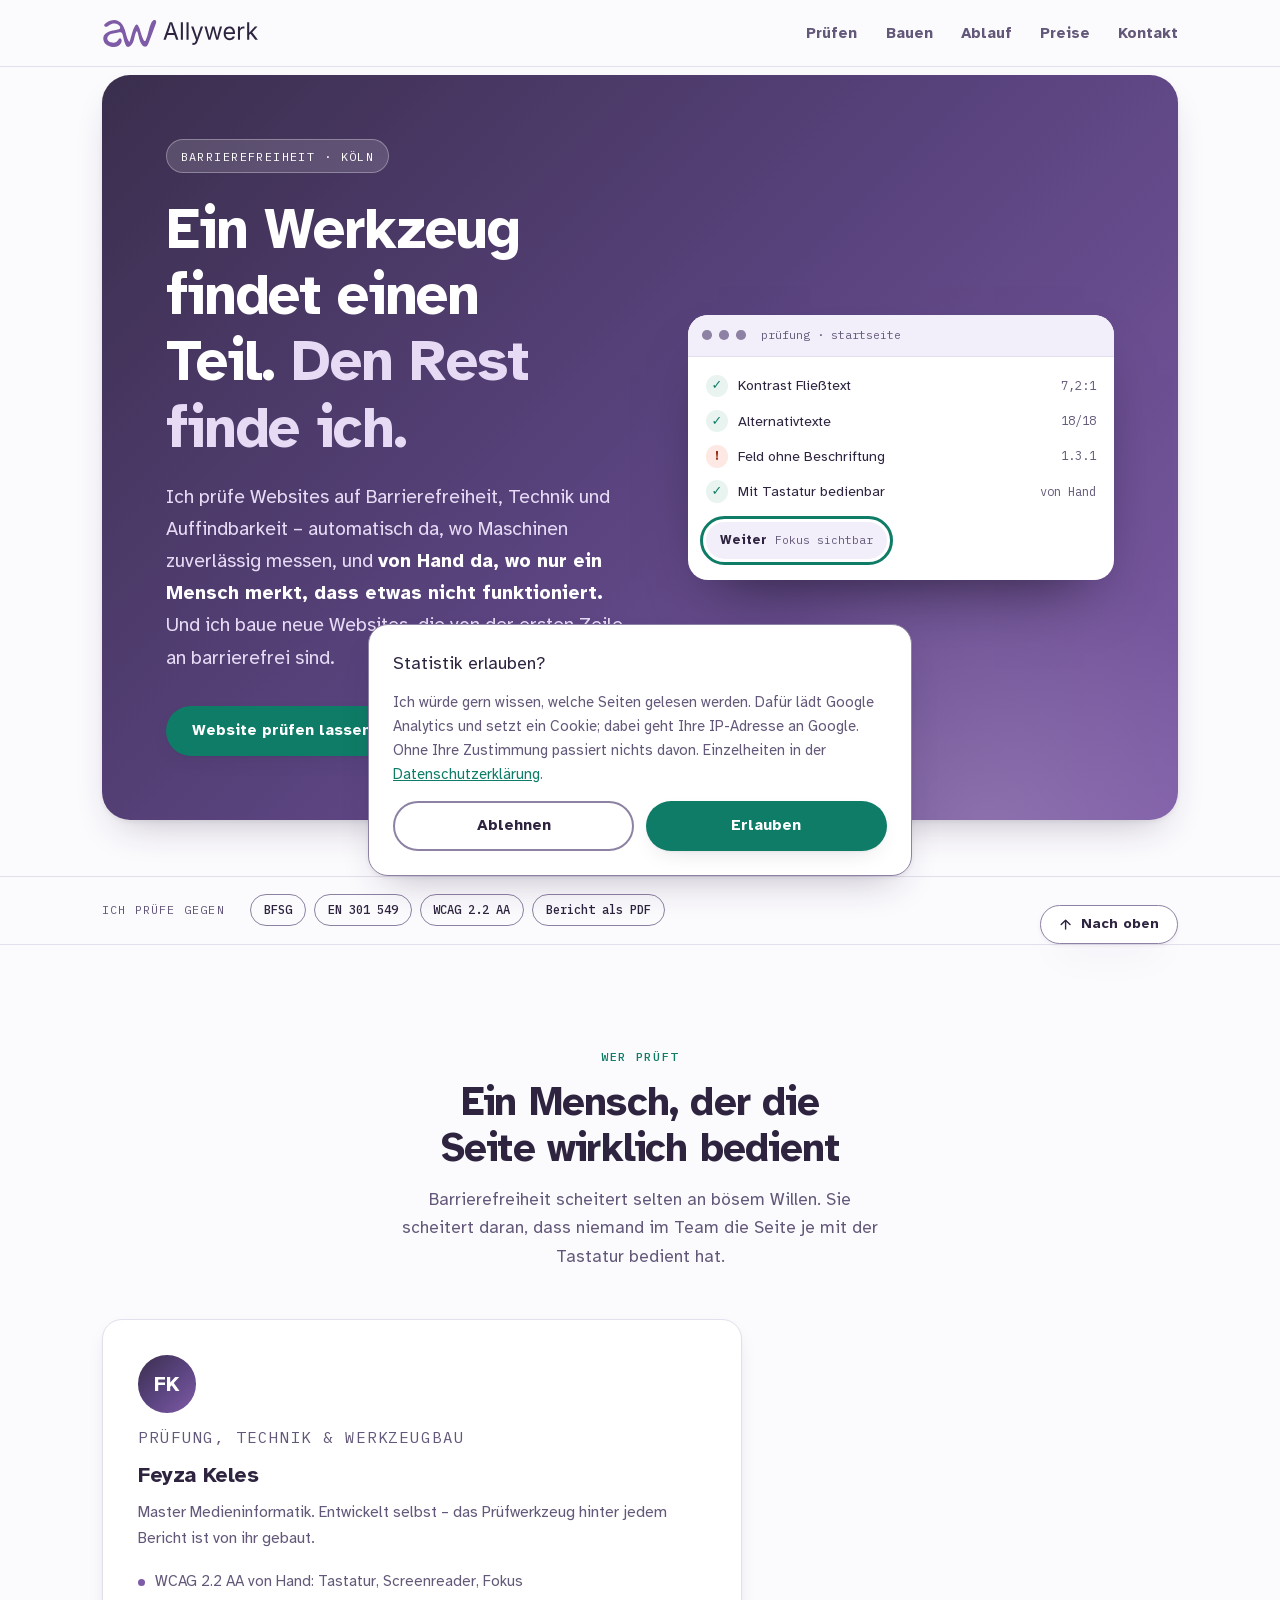
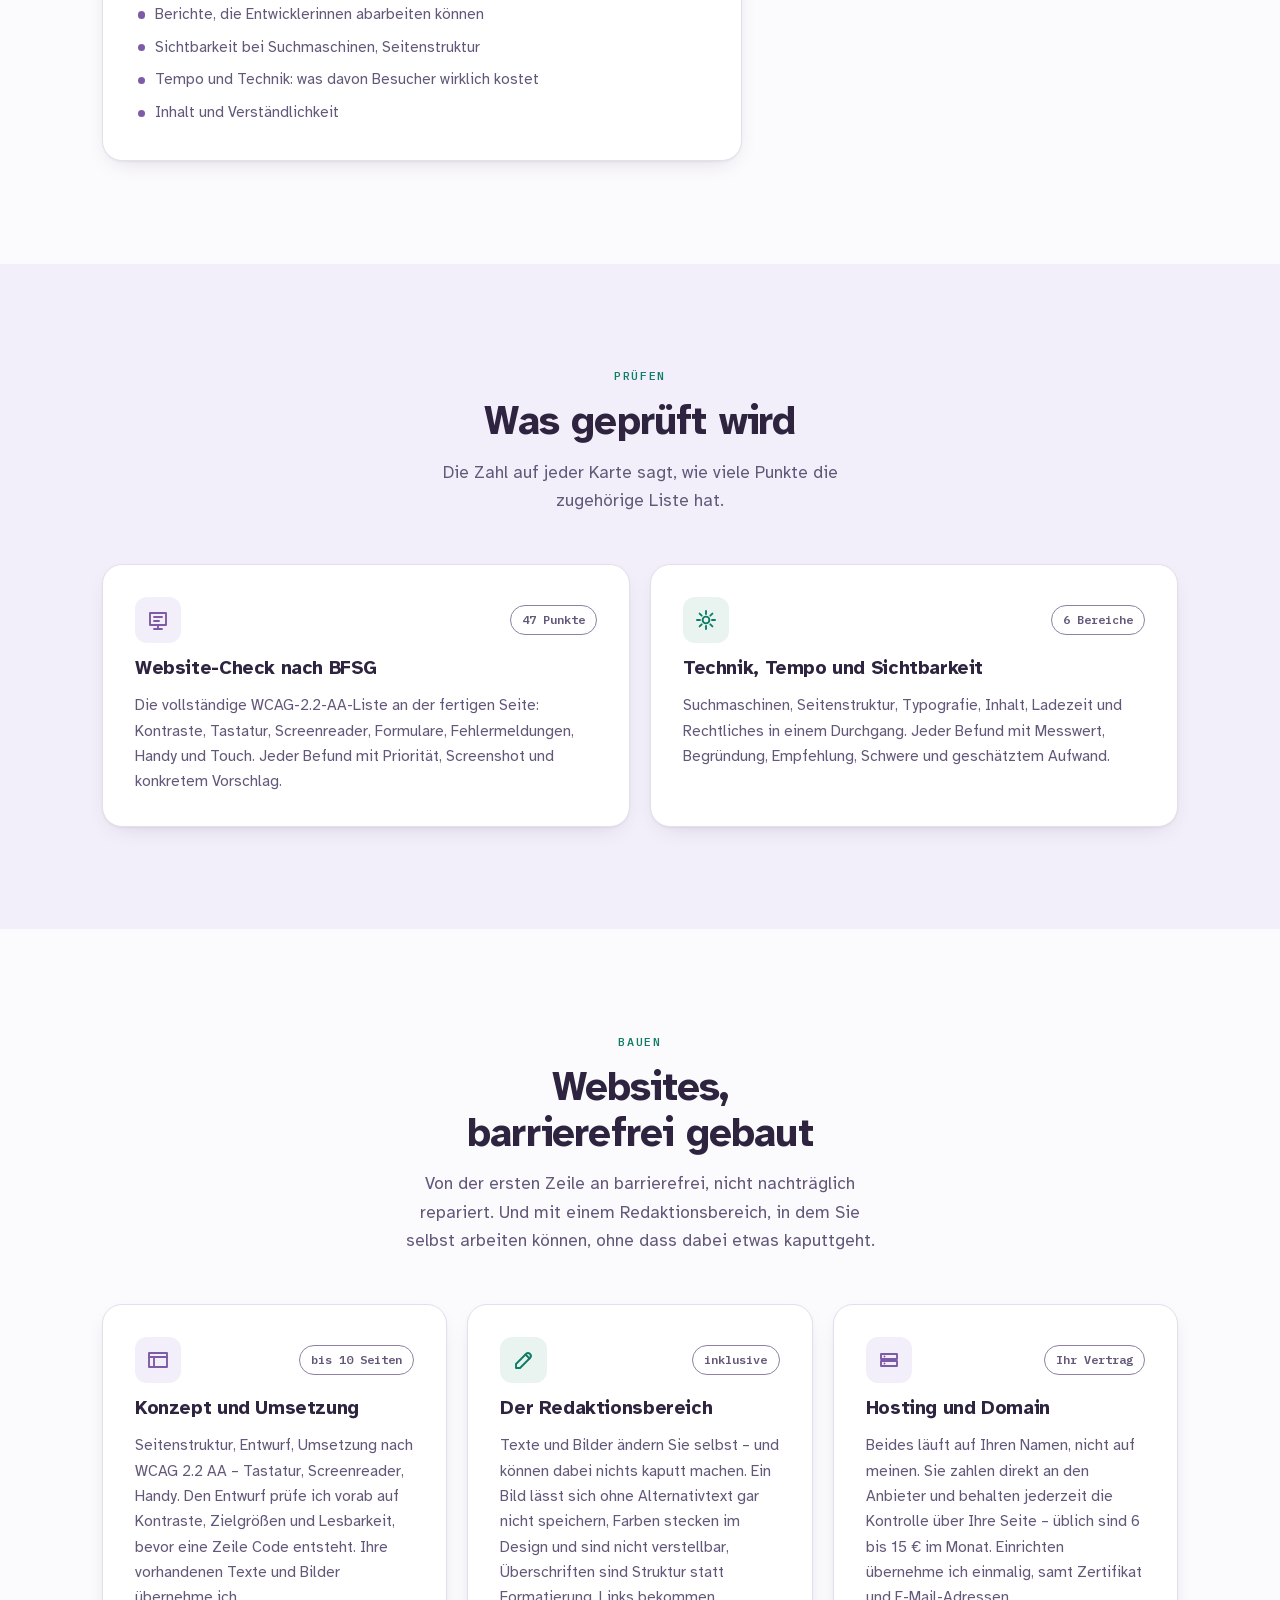
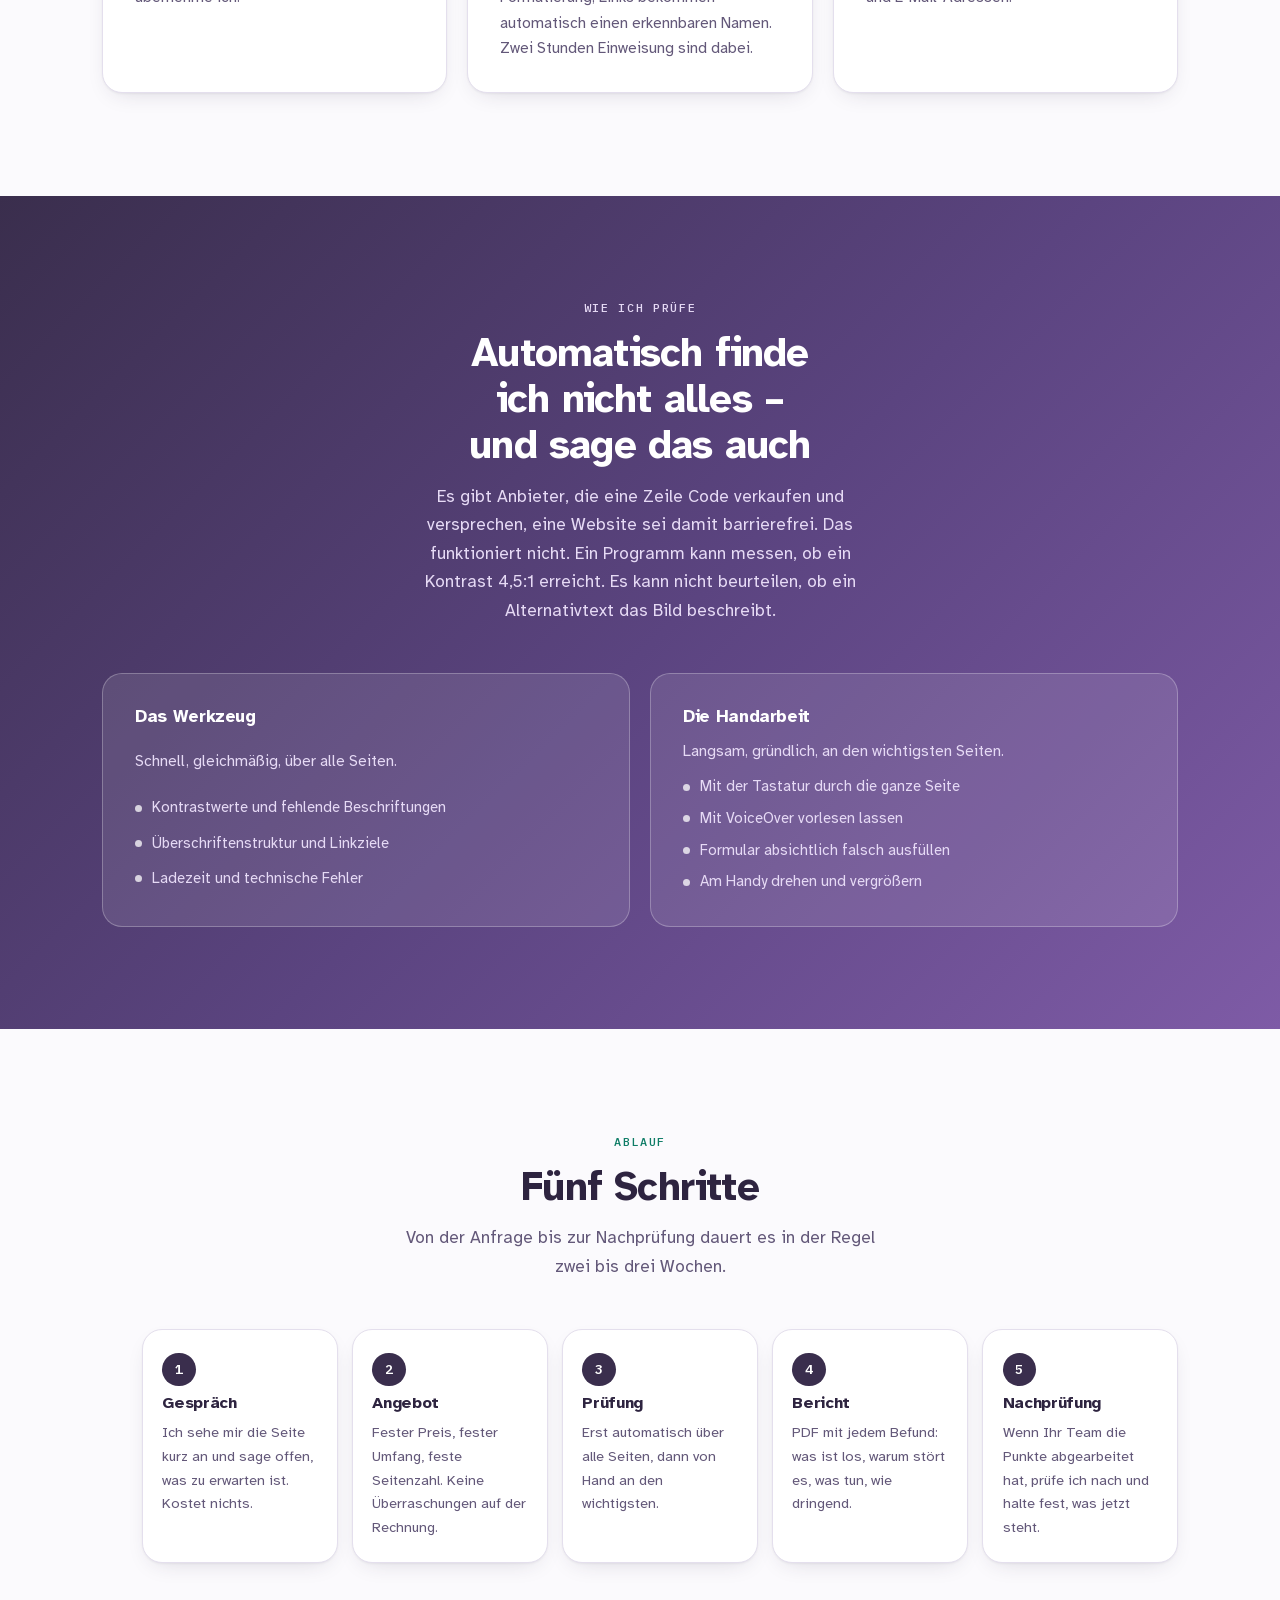
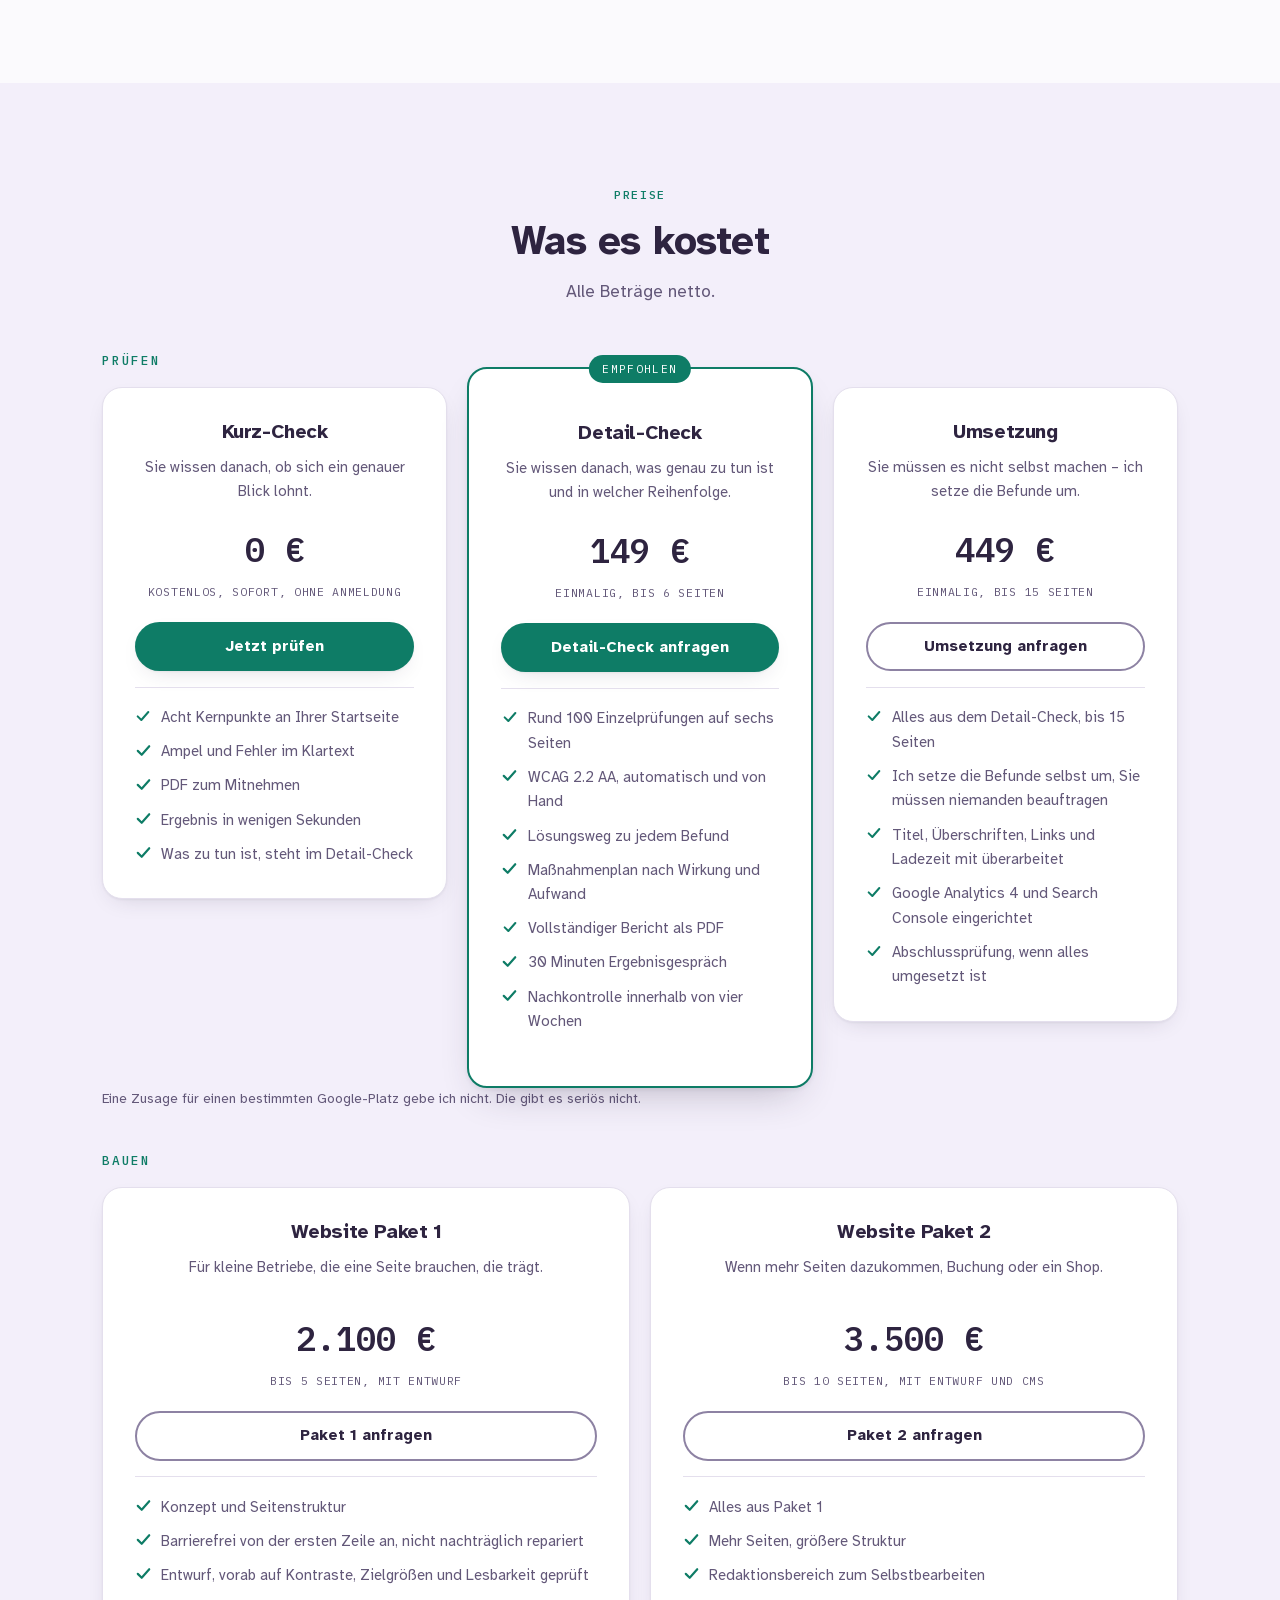
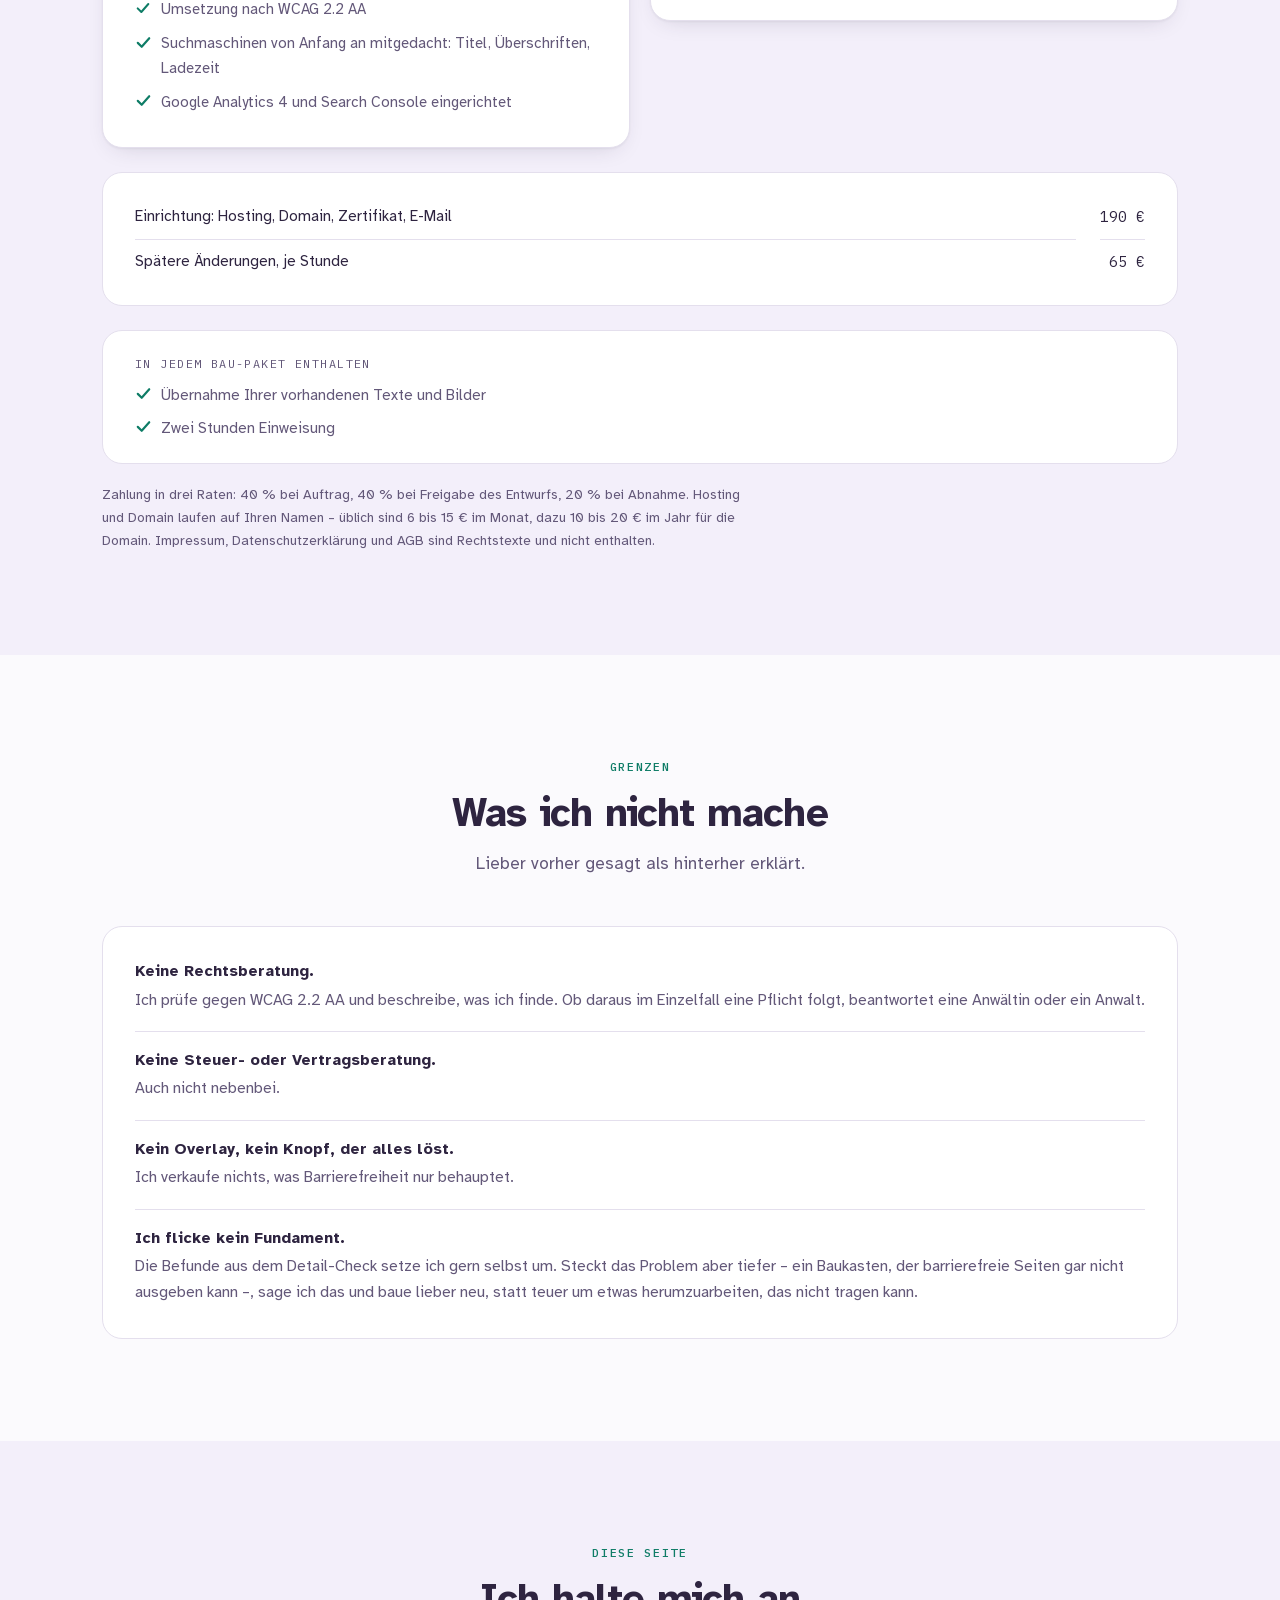
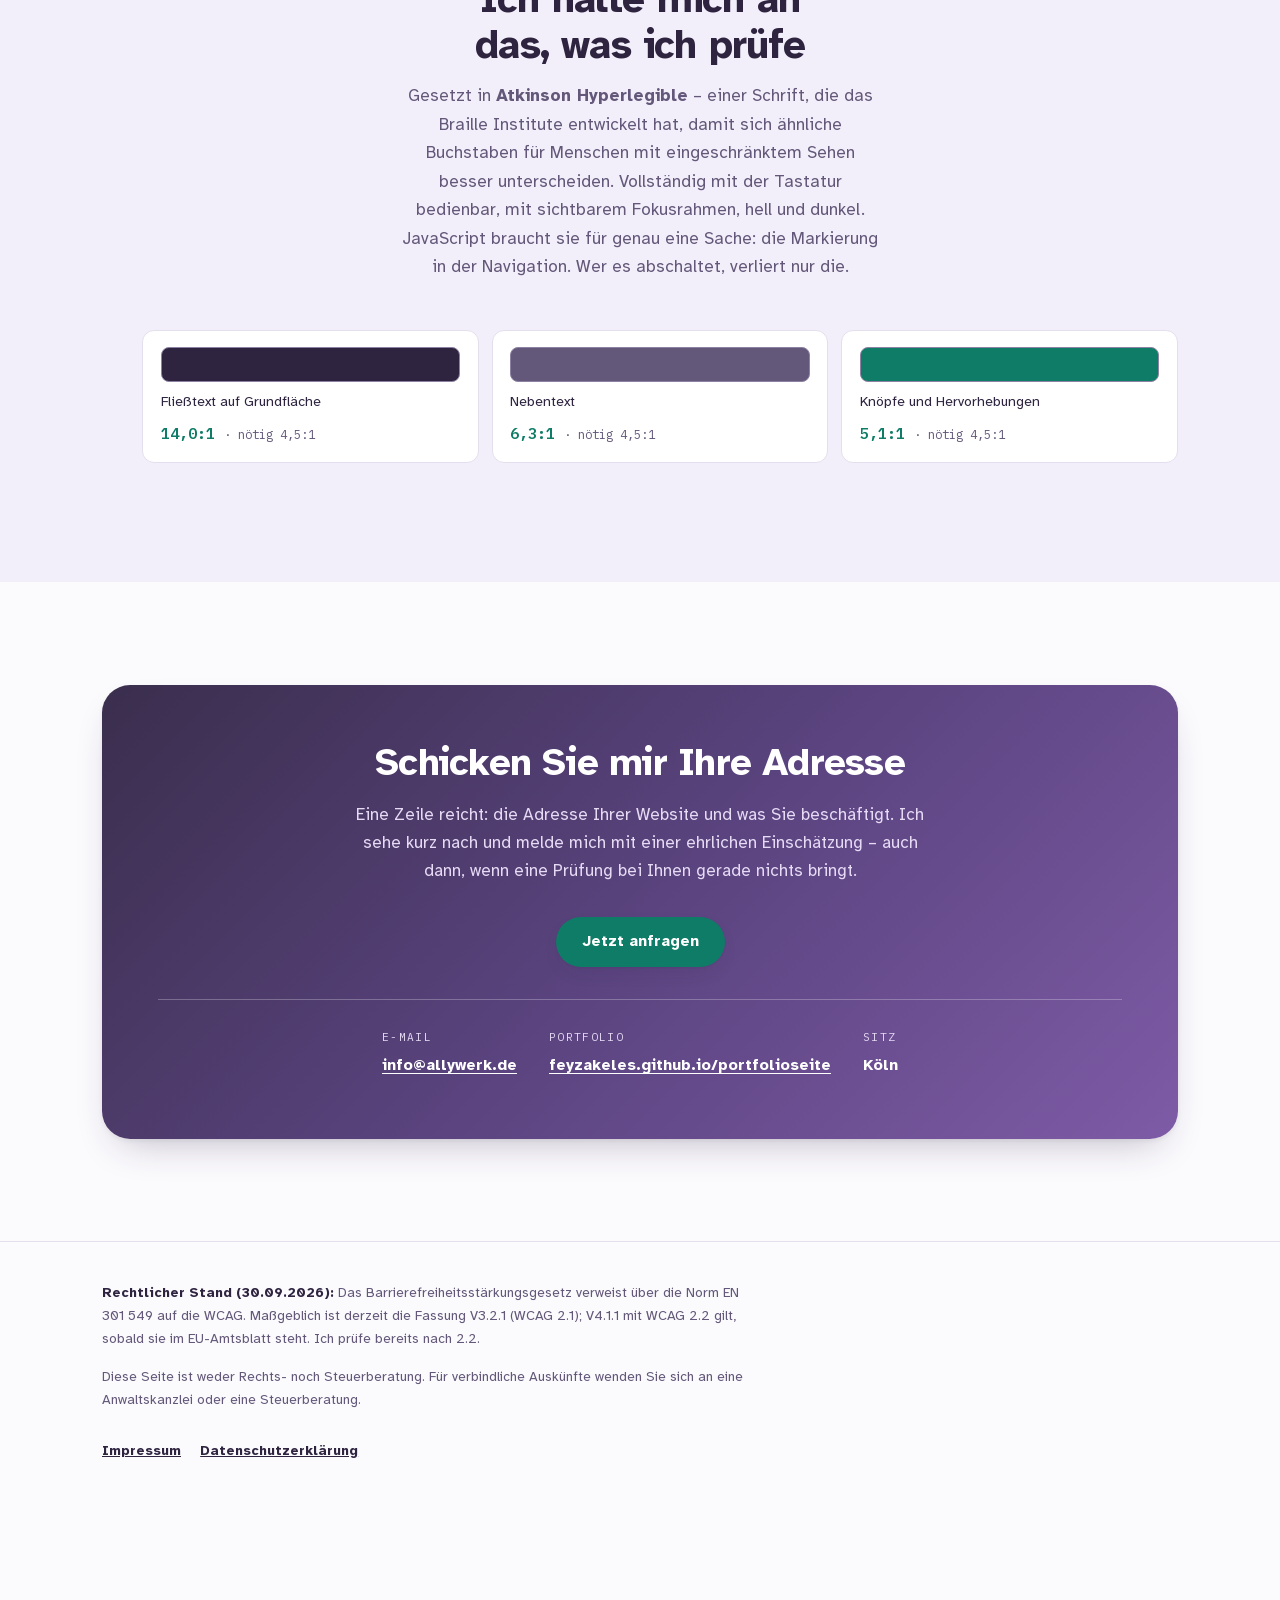
<file: index.html>
<!doctype html>
<html lang="de">
<head>
<meta charset="utf-8">
<meta name="viewport" content="width=device-width, initial-scale=1">
<title>Allywerk</title>
<meta name="description" content="Barrierefreiheit, Technik und Auffindbarkeit von Websites – automatisch gemessen und von Hand nachgesehen. Köln.">
<link rel="icon" href="img/favicon.svg">
<link rel="canonical" href="https://allywerk.de/">
<link rel="stylesheet" href="css/stil.css">
<!-- Kein Tracking-Schnipsel hier einfügen. Der Tag Manager läuft über
     js/statistik.js und wird erst nach Einwilligung geladen (§ 25 TDDDG).
     Fest im <head> setzt er ungefragt Cookies. Siehe README. -->
</head>
<body>
<a class="springen" href="#inhalt">Zum Inhalt springen</a>

<div class="statistik" id="statistik-banner" role="region" aria-labelledby="statistik-titel" hidden>
  <div class="statistik__kasten">
    <p class="statistik__titel" id="statistik-titel">Statistik erlauben?</p>
    <p class="statistik__text" id="statistik-text">Ich würde gern wissen, welche Seiten gelesen werden. Dafür lädt Google Analytics und setzt ein Cookie; dabei geht Ihre IP-Adresse an Google. Ohne Ihre Zustimmung passiert nichts davon. Einzelheiten in der <a href="datenschutz.html">Datenschutzerklärung</a>.</p>
    <div class="statistik__knoepfe">
      <button class="knopf knopf--rand" type="button" data-statistik="nein">Ablehnen</button>
      <button class="knopf knopf--voll" type="button" data-statistik="ja">Erlauben</button>
    </div>
  </div>
</div>

<div id="seitenanfang" tabindex="-1"></div>

<header class="kopf">
  <div class="bahn">
    <button class="menue-knopf" type="button" aria-expanded="false" aria-controls="schublade" hidden>
      <span class="menue-knopf__striche" aria-hidden="true"><span></span><span></span><span></span></span>
      <span class="nur-sr">Menü öffnen</span>
    </button>
    <a class="logo-link" href="#seitenanfang"><svg class="logo" aria-hidden="true" focusable="false" xmlns="http://www.w3.org/2000/svg" viewBox="125 112 955 168">
  <path class="lw" d="M496.35,238.07l37.47-106.62h15.24l37.96,106.62h-13.85l-21.89-63.25c-1.34-3.91-2.9-8.79-4.67-14.63-1.78-5.84-3.94-13.3-6.48-22.36h2.49c-2.49,9.16-4.65,16.71-6.48,22.65-1.82,5.94-3.34,10.72-4.54,14.35l-21.26,63.25h-13.99ZM515.19,208.3v-11.88h52.99v11.88h-52.99Z"/>
  <path class="lw" d="M614.03,131.45v106.62h-12.47v-106.62h12.47Z"/>
  <path class="lw" d="M648.38,131.45v106.62h-12.47v-106.62h12.47Z"/>
  <path class="lw" d="M669.72,267.05l3.19-11.16,1.32.36c2.54.67,4.85.85,6.93.54,2.08-.31,3.95-1.37,5.61-3.19s3.12-4.63,4.36-8.44l2.22-6.65-29.58-80.43h13.65l16.48,47.44c1.75,4.96,3.23,9.87,4.43,14.74,1.2,4.86,2.47,9.59,3.81,14.17h-4.57c1.34-4.58,2.62-9.31,3.84-14.2,1.22-4.89,2.69-9.79,4.4-14.7l16.62-47.44h13.58l-34.01,91.95c-1.57,4.25-3.45,7.74-5.65,10.48-2.19,2.74-4.75,4.77-7.65,6.08-2.91,1.31-6.19,1.97-9.84,1.97-2.22,0-4.13-.17-5.75-.5s-2.75-.67-3.39-1Z"/>
  <path class="lw" d="M768.07,238.07l-23.48-80h13.23l9.42,34.92c1.29,4.77,2.68,10.17,4.16,16.21,1.48,6.04,2.93,12.87,4.36,20.5h-2.15c1.39-7.3,2.79-13.98,4.23-20.03,1.43-6.06,2.82-11.62,4.16-16.67l9.28-34.92h13.3l9.14,34.92c1.29,4.92,2.64,10.39,4.05,16.42,1.41,6.04,2.81,12.8,4.19,20.29h-2.22c1.48-7.39,2.95-14.11,4.4-20.14,1.45-6.04,2.85-11.56,4.19-16.57l9.42-34.92h13.23l-23.48,80h-12.4l-10.04-36.21c-1.02-3.67-2.01-7.42-2.98-11.23-.97-3.82-1.92-7.73-2.84-11.74-.92-4.01-1.87-8.09-2.84-12.24h2.77c-.92,4.1-1.86,8.17-2.8,12.2-.95,4.03-1.91,7.98-2.88,11.84-.97,3.86-1.96,7.58-2.98,11.16l-10.04,36.21h-12.4Z"/>
  <path class="lw" d="M896.77,239.79c-7.48,0-13.93-1.72-19.36-5.15-5.43-3.44-9.6-8.23-12.54-14.38-2.93-6.15-4.4-13.33-4.4-21.54s1.43-15.43,4.29-21.68c2.86-6.25,6.91-11.14,12.16-14.67,5.24-3.53,11.37-5.3,18.39-5.3,4.11,0,8.16.7,12.16,2.11,3.99,1.41,7.62,3.67,10.87,6.8,3.25,3.13,5.85,7.24,7.79,12.34,1.94,5.1,2.91,11.35,2.91,18.75v5.37h-60.12v-10.88h53.4l-5.82,4.01c0-5.25-.8-9.91-2.39-13.99-1.59-4.08-3.96-7.27-7.1-9.59-3.14-2.31-7.04-3.47-11.71-3.47s-8.66,1.18-11.98,3.54c-3.32,2.36-5.87,5.44-7.62,9.23-1.75,3.79-2.63,7.86-2.63,12.2v7.23c0,5.91.99,10.94,2.98,15.06,1.98,4.13,4.77,7.25,8.35,9.37,3.58,2.12,7.72,3.19,12.43,3.19,3.05,0,5.82-.45,8.31-1.36,2.49-.91,4.64-2.28,6.44-4.12,1.8-1.83,3.19-4.11,4.16-6.83l12.05,3.43c-1.2,4.01-3.23,7.54-6.1,10.59-2.86,3.05-6.41,5.44-10.63,7.16-4.22,1.72-8.99,2.58-14.3,2.58Z"/>
  <path class="lw" d="M946.92,238.07v-80h12.05v12.31h.83c1.43-4.05,3.98-7.31,7.65-9.77,3.67-2.46,7.81-3.69,12.43-3.69.92,0,2.02.02,3.29.07,1.27.05,2.27.1,3.01.14v12.95c-.37-.1-1.29-.24-2.77-.43s-3.05-.29-4.71-.29c-3.7,0-7.01.8-9.94,2.4-2.93,1.6-5.23,3.79-6.89,6.58-1.66,2.79-2.49,6-2.49,9.62v50.09h-12.47Z"/>
  <path class="lw" d="M1002.54,238.07v-106.62h12.47v106.62h-12.47ZM1014.24,209.3v-15.96h2.29l33.11-35.28h15.45l-35.81,37.99h-1.39l-13.64,13.24ZM1051.51,238.07l-29.64-39.14,8.86-9.09,36.78,48.23h-16Z"/>
  <path class="lm" d="M138.51,152.42c-4.85-12.43,33.41-28.76,40.58-30.85,14.16-4.14,29.84-4.16,43.31,1.88,21.78,9.76,34.09,33.11,41.19,55.9,7.1,22.79,10.82,47.04,22.89,67.63.64,1.09,1.48,2.29,2.75,2.4,1.79.16,2.87-1.88,3.44-3.58,10.47-31.04,15.41-64.49,32.55-92.4,2.76-4.49,7.65-9.38,12.46-7.23,1.89.85,3.17,2.63,4.29,4.37,17.55,27.31,18.22,62.69,34.89,90.54,1.22,2.03,2.8,4.21,5.15,4.52,3.24.44,5.65-2.83,7.15-5.73,17.16-33.19,17.23-73.19,34.4-106.38,2.56-4.94,5.66-9.88,10.43-12.76,4.77-2.87,11.58-3.02,15.4,1.03,4.82,5.12,2.64,13.37.18,19.96-14.57,38.93-29.14,77.85-43.71,116.78-3.2,8.56-7.6,18.24-16.45,20.52-8.16,2.1-16.42-3.3-21.94-9.67-18.62-21.5-18.47-53.02-28.69-79.56-.58-1.49-1.41-3.18-2.99-3.49-2.04-.41-3.62,1.73-4.53,3.6-6.85,14.15-9,30.03-12.84,45.28-3.83,15.25-9.98,30.85-22.37,40.53-5.21,4.06-12.3,6.94-18.36,4.32-4.1-1.78-6.83-5.69-9-9.59-11.21-20.13-13.08-43.96-19.73-66.01-1.09-3.61-2.42-7.35-5.26-9.82-5.73-5-13.87-2.58-20.38-.84-10.39,2.78-20.86,4.15-31.39,6.12-9.17,1.72-18.45,4.61-25.49,10.74-7.03,6.13-11.32,16.13-8.55,25.03,2.75,8.83,11.47,14.45,20.21,17.5,10.83,3.78,23.63,4.49,33.08-1.99,7.15-4.9,11.26-13.06,17.14-19.44,1.2-1.3,2.54-2.57,4.23-3.06,4.72-1.39,8.84,3.77,10.03,8.54,2.87,11.54-2.5,24.11-11.5,31.88-9,7.77-21.04,11.27-32.91,12.08-18.62,1.27-38.25-4.12-51.47-17.29s-18.54-34.7-10.2-51.39c7.57-15.14,24.16-23.64,40.53-27.91,16.37-4.27,33.54-5.35,49.55-10.83,2.22-.76,4.51-1.66,6.07-3.41,3.7-4.14,1.73-10.79-1.49-15.31-6.6-9.27-17.6-15.05-28.94-16.08-11.34-1.02-22.88,2.51-32.23,9-4.27,2.97-8.16,6.56-12.86,8.8-4.7,2.24-10.61,2.89-14.89-.06-1.95-1.35-3.15-2.78-3.74-4.27Z"/>
</svg><span class="nur-sr">Allywerk – zur Startseite</span></a>
    <nav id="schublade" class="schublade" aria-label="Hauptbereiche">
      <div class="schublade__kopf">
        <span class="schublade__marke">Allywerk</span>
        <button class="schublade__zu" type="button">
          <svg viewBox="0 0 24 24" aria-hidden="true"><path d="m6 6 12 12M18 6 6 18"/></svg>
          <span class="nur-sr">Menü schließen</span>
        </button>
      </div>
      <div class="schublade__rollen">
        <ul>
          <li><a href="#leistungen"><span class="schublade__icon" aria-hidden="true"><svg viewBox="0 0 24 24"><circle cx="10.5" cy="10.5" r="6.5"/><path d="M15.2 15.2 21 21"/></svg></span>Prüfen</a></li>
          <li><a href="#bauen"><span class="schublade__icon" aria-hidden="true"><svg viewBox="0 0 24 24"><path d="M3 20h18M5 20V9l7-5 7 5v11"/><path d="M10 20v-6h4v6"/></svg></span>Bauen</a></li>
          <li><a href="#ablauf"><span class="schublade__icon" aria-hidden="true"><svg viewBox="0 0 24 24"><path d="M4 7h10M4 12h16M4 17h7"/><circle cx="18.5" cy="7" r="1.6"/><circle cx="14.5" cy="17" r="1.6"/></svg></span>Ablauf</a></li>
          <li><a href="#preise"><span class="schublade__icon" aria-hidden="true"><svg viewBox="0 0 24 24"><path d="M3.5 12.6V5a1.5 1.5 0 0 1 1.5-1.5h7.6L21 12l-8.4 8.4z"/><circle cx="8" cy="8" r="1.4"/></svg></span>Preise</a></li>
          <li><a href="#kontakt"><span class="schublade__icon" aria-hidden="true"><svg viewBox="0 0 24 24"><path d="M3.5 6.5h17v11h-17z"/><path d="m3.5 7 8.5 6 8.5-6"/></svg></span>Kontakt</a></li>
        </ul>
      </div>
    </nav>
  </div>
  <div class="schublade__schleier" hidden></div>
</header>

<main id="inhalt">

  <section class="hero">
    <div class="bahn">
      <div class="hero__tafel">
        <div class="hero__raster">
          <div>
            <p class="hero__augen">Barrierefreiheit · Köln</p>
            <h1>Ein Werkzeug findet einen Teil. <span>Den Rest finde ich.</span></h1>
            <p class="hero__lead">Ich prüfe Websites auf Barrierefreiheit, Technik und Auffindbarkeit – automatisch da, wo Maschinen zuverlässig messen, und <strong>von Hand da, wo nur ein Mensch merkt, dass etwas nicht funktioniert.</strong> Und ich baue neue Websites, die von der ersten Zeile an barrierefrei sind.</p>
            <div class="hero__knoepfe">
              <a class="knopf knopf--voll" href="#kontakt">Website prüfen lassen</a>
              <a class="knopf knopf--hell" href="#leistungen">Was ich prüfe</a>
            </div>
          </div>

          <div class="fenster" role="img" aria-label="Beispiel aus einem Prüfbericht: Kontrast 7,2 zu 1 erfüllt, Alternativtexte vollständig, Formularfeld ohne Beschriftung nicht erfüllt, Fokusrahmen sichtbar.">
            <div class="fenster__leiste" aria-hidden="true">
              <span class="fenster__punkt"></span>
              <span class="fenster__punkt"></span>
              <span class="fenster__punkt"></span>
              <span class="fenster__adresse">prüfung · startseite</span>
            </div>
            <div class="fenster__inhalt" aria-hidden="true">
              <p class="zeile zeile--ok"><span class="zeile__symbol">✓</span> Kontrast Fließtext <span class="zeile__wert">7,2:1</span></p>
              <p class="zeile zeile--ok"><span class="zeile__symbol">✓</span> Alternativtexte <span class="zeile__wert">18/18</span></p>
              <p class="zeile zeile--fehler"><span class="zeile__symbol">!</span> Feld ohne Beschriftung <span class="zeile__wert">1.3.1</span></p>
              <p class="zeile zeile--ok"><span class="zeile__symbol">✓</span> Mit Tastatur bedienbar <span class="zeile__wert">von Hand</span></p>
              <span class="fokusprobe">Weiter <small>Fokus sichtbar</small></span>
            </div>
          </div>
        </div>
      </div>
    </div>
  </section>

  <div class="normen">
    <div class="bahn">
      <p>Ich prüfe gegen</p>
      <ul>
        <li>BFSG</li>
        <li>EN 301 549</li>
        <li>WCAG 2.2 AA</li>
        <li>Bericht als PDF</li>
      </ul>
    </div>
  </div>

  <div class="spaet">

  <section class="abschnitt" aria-labelledby="t-wir">
    <div class="bahn">
      <div class="kopfzeile kopfzeile--mitte">
        <span class="augenbraue">Wer prüft</span>
        <h2 id="t-wir">Ein Mensch, der die Seite wirklich bedient</h2>
        <p>Barrierefreiheit scheitert selten an bösem Willen. Sie scheitert daran, dass niemand im Team die Seite je mit der Tastatur bedient hat.</p>
      </div>
      <div class="personen personen--eine">
        <article class="person">
          <span class="person__kreis" aria-hidden="true">FK</span>
          <p class="person__rolle">Prüfung, Technik &amp; Werkzeugbau</p>
          <h3>Feyza Keles</h3>
          <p>Master Medieninformatik. Entwickelt selbst – das Prüfwerkzeug hinter jedem Bericht ist von ihr gebaut.</p>
          <ul>
            <li>WCAG 2.2 AA von Hand: Tastatur, Screenreader, Fokus</li>
            <li>Berichte, die Entwicklerinnen abarbeiten können</li>
            <li>Sichtbarkeit bei Suchmaschinen, Seitenstruktur</li>
            <li>Tempo und Technik: was davon Besucher wirklich kostet</li>
            <li>Inhalt und Verständlichkeit</li>
          </ul>
        </article>
      </div>
    </div>
  </section>

  <section class="abschnitt abschnitt--tint" id="leistungen" aria-labelledby="t-leistungen">
    <div class="bahn">
      <div class="kopfzeile kopfzeile--mitte">
        <span class="augenbraue">Prüfen</span>
        <h2 id="t-leistungen">Was geprüft wird</h2>
        <p>Die Zahl auf jeder Karte sagt, wie viele Punkte die zugehörige Liste hat.</p>
      </div>
      <div class="leistungen leistungen--zwei">

        <article class="leistung">
          <div class="leistung__kopf">
            <span class="leistung__icon" aria-hidden="true"><svg viewBox="0 0 24 24"><path d="M4 5h16v12H4z"/><path d="M8 21h8M12 17v4"/><path d="M8 9h8M8 13h5"/></svg></span>
            <span class="leistung__zahl">47 Punkte</span>
          </div>
          <h3>Website-Check nach BFSG</h3>
          <p>Die vollständige WCAG-2.2-AA-Liste an der fertigen Seite: Kontraste, Tastatur, Screenreader, Formulare, Fehlermeldungen, Handy und Touch. Jeder Befund mit Priorität, Screenshot und konkretem Vorschlag.</p>
        </article>

        <article class="leistung leistung--mint">
          <div class="leistung__kopf">
            <span class="leistung__icon" aria-hidden="true"><svg viewBox="0 0 24 24"><path d="M12 3v3M12 18v3M3 12h3M18 12h3M5.6 5.6l2.1 2.1M16.3 16.3l2.1 2.1M18.4 5.6l-2.1 2.1M7.7 16.3l-2.1 2.1"/><circle cx="12" cy="12" r="3.4"/></svg></span>
            <span class="leistung__zahl">6 Bereiche</span>
          </div>
          <h3>Technik, Tempo und Sichtbarkeit</h3>
          <p>Suchmaschinen, Seitenstruktur, Typografie, Inhalt, Ladezeit und Rechtliches in einem Durchgang. Jeder Befund mit Messwert, Begründung, Empfehlung, Schwere und geschätztem Aufwand.</p>
        </article>

      </div>
    </div>
  </section>

  <section class="abschnitt" id="bauen" aria-labelledby="t-bauen">
    <div class="bahn">
      <div class="kopfzeile kopfzeile--mitte">
        <span class="augenbraue">Bauen</span>
        <h2 id="t-bauen">Websites, barrierefrei gebaut</h2>
        <p>Von der ersten Zeile an barrierefrei, nicht nachträglich repariert. Und mit einem Redaktionsbereich, in dem Sie selbst arbeiten können, ohne dass dabei etwas kaputtgeht.</p>
      </div>
      <div class="leistungen">

        <article class="leistung">
          <div class="leistung__kopf">
            <span class="leistung__icon" aria-hidden="true"><svg viewBox="0 0 24 24"><path d="M3 5h18v14H3z"/><path d="M3 9h18M8 9v10"/></svg></span>
            <span class="leistung__zahl">bis 10 Seiten</span>
          </div>
          <h3>Konzept und Umsetzung</h3>
          <p>Seitenstruktur, Entwurf, Umsetzung nach WCAG 2.2 AA – Tastatur, Screenreader, Handy. Den Entwurf prüfe ich vorab auf Kontraste, Zielgrößen und Lesbarkeit, bevor eine Zeile Code entsteht. Ihre vorhandenen Texte und Bilder übernehme ich.</p>
        </article>

        <article class="leistung leistung--mint">
          <div class="leistung__kopf">
            <span class="leistung__icon" aria-hidden="true"><svg viewBox="0 0 24 24"><path d="M4 20h4l10-10a2.8 2.8 0 0 0-4-4L4 16z"/><path d="M13.5 6.5l4 4"/></svg></span>
            <span class="leistung__zahl">inklusive</span>
          </div>
          <h3>Der Redaktionsbereich</h3>
          <p>Texte und Bilder ändern Sie selbst – und können dabei nichts kaputt machen. Ein Bild lässt sich ohne Alternativtext gar nicht speichern, Farben stecken im Design und sind nicht verstellbar, Überschriften sind Struktur statt Formatierung, Links bekommen automatisch einen erkennbaren Namen. Zwei Stunden Einweisung sind dabei.</p>
        </article>

        <article class="leistung">
          <div class="leistung__kopf">
            <span class="leistung__icon" aria-hidden="true"><svg viewBox="0 0 24 24"><path d="M4 6h16v5H4zM4 13h16v5H4z"/><path d="M7.5 8.5h.01M7.5 15.5h.01"/></svg></span>
            <span class="leistung__zahl">Ihr Vertrag</span>
          </div>
          <h3>Hosting und Domain</h3>
          <p>Beides läuft auf Ihren Namen, nicht auf meinen. Sie zahlen direkt an den Anbieter und behalten jederzeit die Kontrolle über Ihre Seite – üblich sind 6 bis 15 € im Monat. Einrichten übernehme ich einmalig, samt Zertifikat und E-Mail-Adressen.</p>
        </article>

      </div>
    </div>
  </section>

  <section class="band" aria-labelledby="t-wie">
    <div class="bahn">
      <div class="kopfzeile kopfzeile--mitte">
        <span class="augenbraue">Wie ich prüfe</span>
        <h2 id="t-wie">Automatisch finde ich nicht alles – und sage das auch</h2>
        <p>Es gibt Anbieter, die eine Zeile Code verkaufen und versprechen, eine Website sei damit barrierefrei. Das funktioniert nicht. Ein Programm kann messen, ob ein Kontrast 4,5:1 erreicht. Es kann nicht beurteilen, ob ein Alternativtext das Bild beschreibt.</p>
      </div>
      <div class="gegenueber">
        <article class="halbe">
          <h3>Das Werkzeug</h3>
          <p>Schnell, gleichmäßig, über alle Seiten.</p>
          <ul>
            <li>Kontrastwerte und fehlende Beschriftungen</li>
            <li>Überschriftenstruktur und Linkziele</li>
            <li>Ladezeit und technische Fehler</li>
          </ul>
        </article>
        <article class="halbe">
          <h3>Die Handarbeit</h3>
          <p>Langsam, gründlich, an den wichtigsten Seiten.</p>
          <ul>
            <li>Mit der Tastatur durch die ganze Seite</li>
            <li>Mit VoiceOver vorlesen lassen</li>
            <li>Formular absichtlich falsch ausfüllen</li>
            <li>Am Handy drehen und vergrößern</li>
          </ul>
        </article>
      </div>
    </div>
  </section>

  <section class="abschnitt" id="ablauf" aria-labelledby="t-ablauf">
    <div class="bahn">
      <div class="kopfzeile kopfzeile--mitte">
        <span class="augenbraue">Ablauf</span>
        <h2 id="t-ablauf">Fünf Schritte</h2>
        <p>Von der Anfrage bis zur Nachprüfung dauert es in der Regel zwei bis drei Wochen.</p>
      </div>
      <ol class="ablauf">
        <li class="schritt"><h3>Gespräch</h3><p>Ich sehe mir die Seite kurz an und sage offen, was zu erwarten ist. Kostet nichts.</p></li>
        <li class="schritt"><h3>Angebot</h3><p>Fester Preis, fester Umfang, feste Seitenzahl. Keine Überraschungen auf der Rechnung.</p></li>
        <li class="schritt"><h3>Prüfung</h3><p>Erst automatisch über alle Seiten, dann von Hand an den wichtigsten.</p></li>
        <li class="schritt"><h3>Bericht</h3><p>PDF mit jedem Befund: was ist los, warum stört es, was tun, wie dringend.</p></li>
        <li class="schritt"><h3>Nachprüfung</h3><p>Wenn Ihr Team die Punkte abgearbeitet hat, prüfe ich nach und halte fest, was jetzt steht.</p></li>
      </ol>
    </div>
  </section>

  <section class="abschnitt abschnitt--tint" id="preise" aria-labelledby="t-preise">
    <div class="bahn">
      <div class="kopfzeile kopfzeile--mitte">
        <span class="augenbraue">Preise</span>
        <h2 id="t-preise">Was es kostet</h2>
        <p>Alle Beträge netto.</p>
      </div>

      <h3 class="preisgruppe">Prüfen</h3>

      <div class="pakete pakete--drei">
        <article class="paket">
          <h4>Kurz-Check</h4>
          <p class="paket__fuer">Sie wissen danach, ob sich ein genauer Blick lohnt.</p>
          <p class="paket__preis">0 €<small>kostenlos, sofort, ohne Anmeldung</small></p>
          <a class="knopf knopf--voll paket__knopf" href="check/">Jetzt prüfen</a>
          <ul>
            <li>Acht Kernpunkte an Ihrer Startseite</li>
            <li>Ampel und Fehler im Klartext</li>
            <li>PDF zum Mitnehmen</li>
            <li>Ergebnis in wenigen Sekunden</li>
            <li>Was zu tun ist, steht im Detail-Check</li>
          </ul>
        </article>

        <article class="paket paket--betont">
          <p class="paket__marke">Empfohlen</p>
          <h4>Detail-Check</h4>
          <p class="paket__fuer">Sie wissen danach, was genau zu tun ist und in welcher Reihenfolge.</p>
          <p class="paket__preis">149 €<small>einmalig, bis 6 Seiten</small></p>
          <a class="knopf knopf--voll paket__knopf" href="mailto:info@allywerk.de?subject=Detail-Check%20anfragen">Detail-Check anfragen</a>
          <ul>
            <li>Rund 100 Einzelprüfungen auf sechs Seiten</li>
            <li>WCAG 2.2 AA, automatisch und von Hand</li>
            <li>Lösungsweg zu jedem Befund</li>
            <li>Maßnahmenplan nach Wirkung und Aufwand</li>
            <li>Vollständiger Bericht als PDF</li>
            <li>30 Minuten Ergebnisgespräch</li>
            <li>Nachkontrolle innerhalb von vier Wochen</li>
          </ul>
        </article>

        <article class="paket">
          <h4>Umsetzung</h4>
          <p class="paket__fuer">Sie müssen es nicht selbst machen – ich setze die Befunde um.</p>
          <p class="paket__preis">449 €<small>einmalig, bis 15 Seiten</small></p>
          <a class="knopf knopf--rand paket__knopf" href="mailto:info@allywerk.de?subject=Umsetzung%20anfragen">Umsetzung anfragen</a>
          <ul>
            <li>Alles aus dem Detail-Check, bis 15 Seiten</li>
            <li>Ich setze die Befunde selbst um, Sie müssen niemanden beauftragen</li>
            <li>Titel, Überschriften, Links und Ladezeit mit überarbeitet</li>
            <li>Google Analytics 4 und Search Console eingerichtet</li>
            <li>Abschlussprüfung, wenn alles umgesetzt ist</li>
          </ul>
        </article>
      </div>

      <p class="preishinweis">Eine Zusage für einen bestimmten Google-Platz gebe ich nicht. Die gibt es seriös nicht.</p>

      <h3 class="preisgruppe">Bauen</h3>

      <div class="pakete">
        <article class="paket">
          <h4>Website Paket 1</h4>
          <p class="paket__fuer">Für kleine Betriebe, die eine Seite brauchen, die trägt.</p>
          <p class="paket__preis">2.100 €<small>bis 5 Seiten, mit Entwurf</small></p>
          <a class="knopf knopf--rand paket__knopf" href="mailto:info@allywerk.de?subject=Website%20Paket%201%20anfragen">Paket 1 anfragen</a>
          <ul>
            <li>Konzept und Seitenstruktur</li>
            <li>Barrierefrei von der ersten Zeile an, nicht nachträglich repariert</li>
            <li>Entwurf, vorab auf Kontraste, Zielgrößen und Lesbarkeit geprüft</li>
            <li>Umsetzung nach WCAG 2.2 AA</li>
            <li>Suchmaschinen von Anfang an mitgedacht: Titel, Überschriften, Ladezeit</li>
            <li>Google Analytics 4 und Search Console eingerichtet</li>
          </ul>
        </article>

        <article class="paket">
          <h4>Website Paket 2</h4>
          <p class="paket__fuer">Wenn mehr Seiten dazukommen, Buchung oder ein Shop.</p>
          <p class="paket__preis">3.500 €<small>bis 10 Seiten, mit Entwurf und CMS</small></p>
          <a class="knopf knopf--rand paket__knopf" href="mailto:info@allywerk.de?subject=Website%20Paket%202%20anfragen">Paket 2 anfragen</a>
          <ul>
            <li>Alles aus Paket 1</li>
            <li>Mehr Seiten, größere Struktur</li>
            <li>Redaktionsbereich zum Selbstbearbeiten</li>
          </ul>
        </article>
      </div>

      <div class="weitere">
        <dl>
          <dt>Einrichtung: Hosting, Domain, Zertifikat, E-Mail</dt><dd>190 €</dd>
          <dt>Spätere Änderungen, je Stunde</dt><dd>65 €</dd>
        </dl>
      </div>

      <div class="weitere">
        <p class="weitere__titel">In jedem Bau-Paket enthalten</p>
        <ul class="enthalten">
          <li>Übernahme Ihrer vorhandenen Texte und Bilder</li>
          <li>Zwei Stunden Einweisung</li>
        </ul>
      </div>

      <p class="preishinweis">Zahlung in drei Raten: 40 % bei Auftrag, 40 % bei Freigabe des Entwurfs, 20 % bei Abnahme. Hosting und Domain laufen auf Ihren Namen – üblich sind 6 bis 15 € im Monat, dazu 10 bis 20 € im Jahr für die Domain. Impressum, Datenschutzerklärung und AGB sind Rechtstexte und nicht enthalten.</p>
    </div>
  </section>

  <section class="abschnitt" aria-labelledby="t-grenzen">
    <div class="bahn">
      <div class="kopfzeile kopfzeile--mitte">
        <span class="augenbraue">Grenzen</span>
        <h2 id="t-grenzen">Was ich nicht mache</h2>
        <p>Lieber vorher gesagt als hinterher erklärt.</p>
      </div>
      <ul class="grenzen">
        <li><strong>Keine Rechtsberatung.</strong> Ich prüfe gegen WCAG 2.2 AA und beschreibe, was ich finde. Ob daraus im Einzelfall eine Pflicht folgt, beantwortet eine Anwältin oder ein Anwalt.</li>
        <li><strong>Keine Steuer- oder Vertragsberatung.</strong> Auch nicht nebenbei.</li>
        <li><strong>Kein Overlay, kein Knopf, der alles löst.</strong> Ich verkaufe nichts, was Barrierefreiheit nur behauptet.</li>
        <li><strong>Ich flicke kein Fundament.</strong> Die Befunde aus dem Detail-Check setze ich gern selbst um. Steckt das Problem aber tiefer – ein Baukasten, der barrierefreie Seiten gar nicht ausgeben kann –, sage ich das und baue lieber neu, statt teuer um etwas herumzuarbeiten, das nicht tragen kann.</li>
      </ul>
    </div>
  </section>

  <section class="abschnitt abschnitt--tint" aria-labelledby="t-selbst">
    <div class="bahn">
      <div class="kopfzeile kopfzeile--mitte">
        <span class="augenbraue">Diese Seite</span>
        <h2 id="t-selbst">Ich halte mich an das, was ich prüfe</h2>
        <p>Gesetzt in <strong>Atkinson Hyperlegible</strong> – einer Schrift, die das Braille Institute entwickelt hat, damit sich ähnliche Buchstaben für Menschen mit eingeschränktem Sehen besser unterscheiden. Vollständig mit der Tastatur bedienbar, mit sichtbarem Fokusrahmen, hell und dunkel. JavaScript braucht sie für genau eine Sache: die Markierung in der Navigation. Wer es abschaltet, verliert nur die.</p>
      </div>
      <ul class="belege">
        <li class="beleg">
          <span class="beleg__farbe" style="background:#2e2440" aria-hidden="true"></span>
          <span class="beleg__name">Fließtext auf Grundfläche</span>
          <span class="beleg__wert">14,0:1 <span>· nötig 4,5:1</span></span>
        </li>
        <li class="beleg">
          <span class="beleg__farbe" style="background:#635879" aria-hidden="true"></span>
          <span class="beleg__name">Nebentext</span>
          <span class="beleg__wert">6,3:1 <span>· nötig 4,5:1</span></span>
        </li>
        <li class="beleg">
          <span class="beleg__farbe" style="background:#0e7c66" aria-hidden="true"></span>
          <span class="beleg__name">Knöpfe und Hervorhebungen</span>
          <span class="beleg__wert">5,1:1 <span>· nötig 4,5:1</span></span>
        </li>
      </ul>
    </div>
  </section>

  <section class="schluss" id="kontakt" aria-labelledby="t-kontakt">
    <div class="bahn">
      <div class="schluss__tafel">
        <h2 id="t-kontakt">Schicken Sie mir Ihre Adresse</h2>
        <p>Eine Zeile reicht: die Adresse Ihrer Website und was Sie beschäftigt. Ich sehe kurz nach und melde mich mit einer ehrlichen Einschätzung – auch dann, wenn eine Prüfung bei Ihnen gerade nichts bringt.</p>
        <a class="knopf knopf--voll" href="mailto:info@allywerk.de?subject=Anfrage%20%C3%BCber%20allywerk.de">Jetzt anfragen</a>
        <ul class="kontaktliste">
          <li><span>E-Mail</span><b><a href="mailto:info@allywerk.de">info@allywerk.de</a></b></li>
          <li><span>Portfolio</span><b><a href="https://feyzakeles.github.io/portfolioseite/">feyzakeles.github.io/portfolioseite</a></b></li>
          <li><span>Sitz</span><b>Köln</b></li>
        </ul>
      </div>
    </div>
  </section>


  <div class="nach-oben">
    <a href="#seitenanfang">
      <svg viewBox="0 0 24 24" aria-hidden="true"><path d="M12 19V5M5 12l7-7 7 7"/></svg>
      <span>Nach oben</span>
    </a>
  </div>

  </div>

</main>

<footer>
  <div class="bahn">
    <p><strong>Rechtlicher Stand (30.09.2026):</strong> Das Barrierefreiheitsstärkungsgesetz verweist über die Norm EN 301 549 auf die WCAG. Maßgeblich ist derzeit die Fassung V3.2.1 (WCAG 2.1); V4.1.1 mit WCAG 2.2 gilt, sobald sie im EU-Amtsblatt steht. Ich prüfe bereits nach 2.2.</p>
    <p>Diese Seite ist weder Rechts- noch Steuerberatung. Für verbindliche Auskünfte wenden Sie sich an eine Anwaltskanzlei oder eine Steuerberatung.</p>
    <nav class="fussnav" aria-label="Rechtliches">
      <a href="impressum.html">Impressum</a>
      <a href="datenschutz.html">Datenschutzerklärung</a>
      <button type="button" id="statistik-aendern" hidden>Statistik-Einstellung ändern</button>
    </nav>
  </div>
</footer>

<script src="js/navigation.js" defer></script>
<script src="js/statistik.js" defer></script>
</body>
</html>
</file>
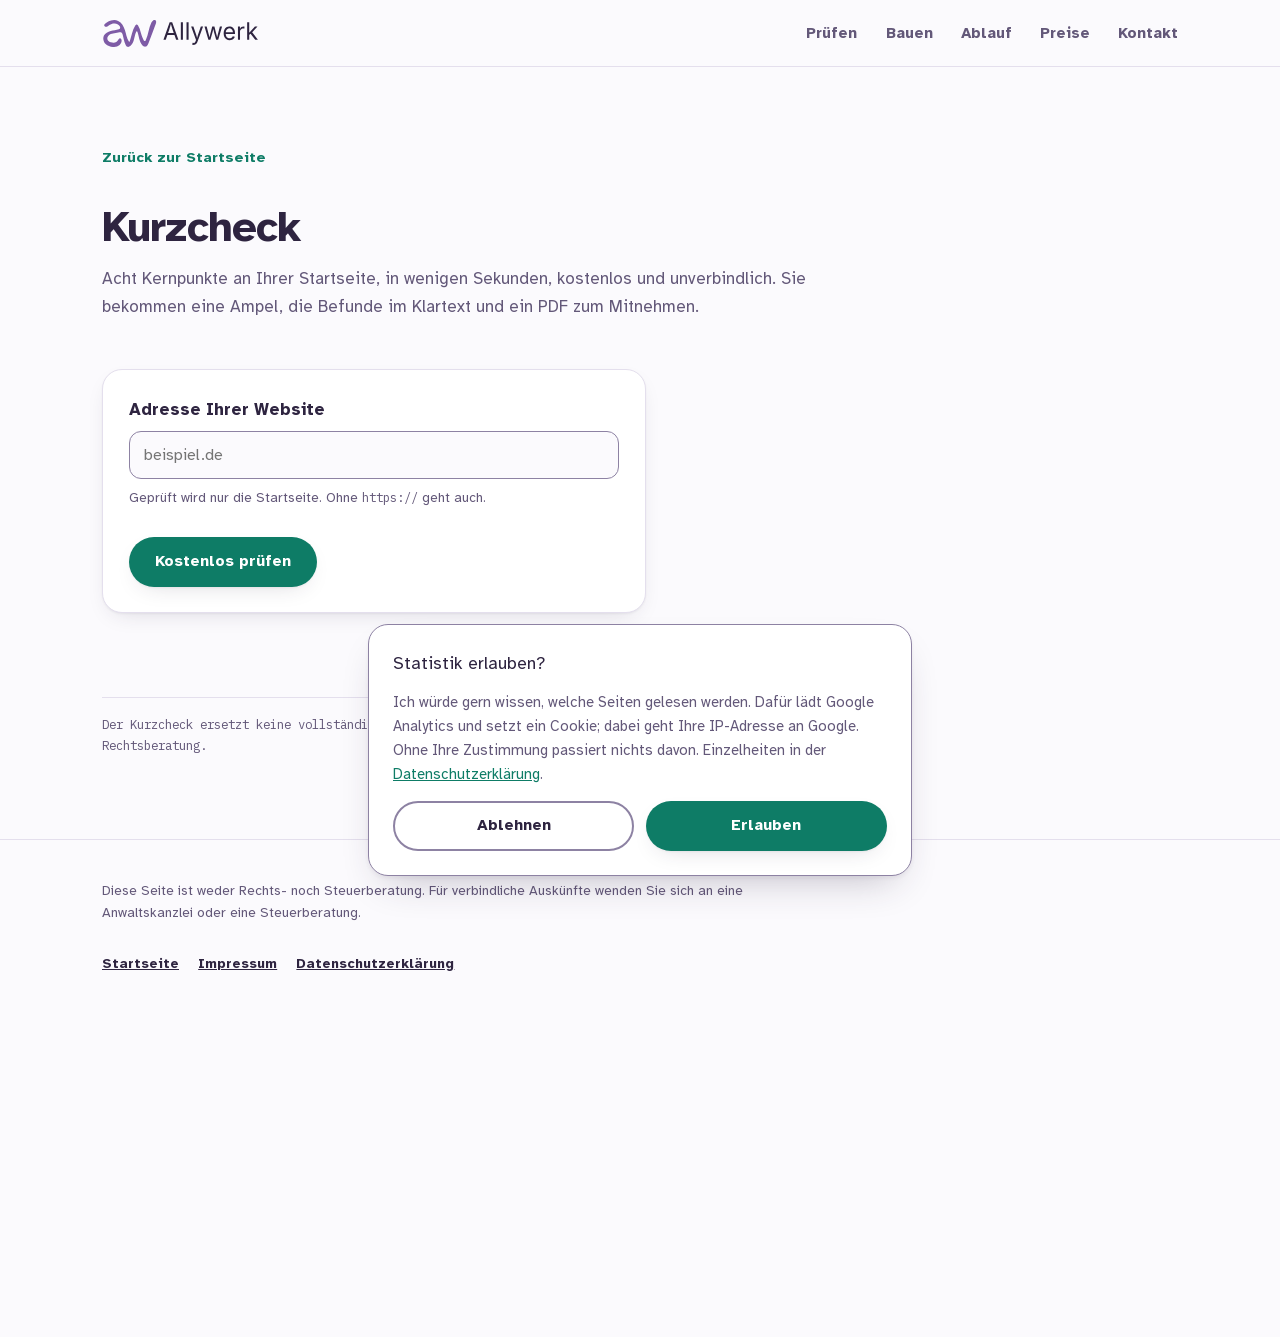
<file: check/index.html>
<!doctype html>
<html lang="de">
<head>
<meta charset="utf-8">
<meta name="viewport" content="width=device-width, initial-scale=1">
<title>Kurzcheck – Allywerk</title>
<meta name="description" content="Kostenloser Kurzcheck Ihrer Startseite: acht Kernpunkte zu Barrierefreiheit, Auffindbarkeit und Pflichtangaben, mit PDF.">
<link rel="icon" href="../img/favicon.svg">
<link rel="canonical" href="https://allywerk.de/check/">
<link rel="stylesheet" href="../css/stil.css">
<!-- Kein Tracking-Schnipsel hier einfügen. Der Tag Manager läuft über
     js/statistik.js und wird erst nach Einwilligung geladen (§ 25 TDDDG).
     Fest im <head> setzt er ungefragt Cookies. Siehe README. -->
</head>
<body>
<a class="springen" href="#inhalt">Zum Inhalt springen</a>

<div class="statistik" id="statistik-banner" role="region" aria-labelledby="statistik-titel" hidden>
  <div class="statistik__kasten">
    <p class="statistik__titel" id="statistik-titel">Statistik erlauben?</p>
    <p class="statistik__text" id="statistik-text">Ich würde gern wissen, welche Seiten gelesen werden. Dafür lädt Google Analytics und setzt ein Cookie; dabei geht Ihre IP-Adresse an Google. Ohne Ihre Zustimmung passiert nichts davon. Einzelheiten in der <a href="../datenschutz.html">Datenschutzerklärung</a>.</p>
    <div class="statistik__knoepfe">
      <button class="knopf knopf--rand" type="button" data-statistik="nein">Ablehnen</button>
      <button class="knopf knopf--voll" type="button" data-statistik="ja">Erlauben</button>
    </div>
  </div>
</div>

<header class="kopf">
  <div class="bahn">
    <button class="menue-knopf" type="button" aria-expanded="false" aria-controls="schublade" hidden>
      <span class="menue-knopf__striche" aria-hidden="true"><span></span><span></span><span></span></span>
      <span class="nur-sr">Menü öffnen</span>
    </button>
    <a class="logo-link" href="../"><svg class="logo" aria-hidden="true" focusable="false" xmlns="http://www.w3.org/2000/svg" viewBox="125 112 955 168">
  <path class="lw" d="M496.35,238.07l37.47-106.62h15.24l37.96,106.62h-13.85l-21.89-63.25c-1.34-3.91-2.9-8.79-4.67-14.63-1.78-5.84-3.94-13.3-6.48-22.36h2.49c-2.49,9.16-4.65,16.71-6.48,22.65-1.82,5.94-3.34,10.72-4.54,14.35l-21.26,63.25h-13.99ZM515.19,208.3v-11.88h52.99v11.88h-52.99Z"/>
  <path class="lw" d="M614.03,131.45v106.62h-12.47v-106.62h12.47Z"/>
  <path class="lw" d="M648.38,131.45v106.62h-12.47v-106.62h12.47Z"/>
  <path class="lw" d="M669.72,267.05l3.19-11.16,1.32.36c2.54.67,4.85.85,6.93.54,2.08-.31,3.95-1.37,5.61-3.19s3.12-4.63,4.36-8.44l2.22-6.65-29.58-80.43h13.65l16.48,47.44c1.75,4.96,3.23,9.87,4.43,14.74,1.2,4.86,2.47,9.59,3.81,14.17h-4.57c1.34-4.58,2.62-9.31,3.84-14.2,1.22-4.89,2.69-9.79,4.4-14.7l16.62-47.44h13.58l-34.01,91.95c-1.57,4.25-3.45,7.74-5.65,10.48-2.19,2.74-4.75,4.77-7.65,6.08-2.91,1.31-6.19,1.97-9.84,1.97-2.22,0-4.13-.17-5.75-.5s-2.75-.67-3.39-1Z"/>
  <path class="lw" d="M768.07,238.07l-23.48-80h13.23l9.42,34.92c1.29,4.77,2.68,10.17,4.16,16.21,1.48,6.04,2.93,12.87,4.36,20.5h-2.15c1.39-7.3,2.79-13.98,4.23-20.03,1.43-6.06,2.82-11.62,4.16-16.67l9.28-34.92h13.3l9.14,34.92c1.29,4.92,2.64,10.39,4.05,16.42,1.41,6.04,2.81,12.8,4.19,20.29h-2.22c1.48-7.39,2.95-14.11,4.4-20.14,1.45-6.04,2.85-11.56,4.19-16.57l9.42-34.92h13.23l-23.48,80h-12.4l-10.04-36.21c-1.02-3.67-2.01-7.42-2.98-11.23-.97-3.82-1.92-7.73-2.84-11.74-.92-4.01-1.87-8.09-2.84-12.24h2.77c-.92,4.1-1.86,8.17-2.8,12.2-.95,4.03-1.91,7.98-2.88,11.84-.97,3.86-1.96,7.58-2.98,11.16l-10.04,36.21h-12.4Z"/>
  <path class="lw" d="M896.77,239.79c-7.48,0-13.93-1.72-19.36-5.15-5.43-3.44-9.6-8.23-12.54-14.38-2.93-6.15-4.4-13.33-4.4-21.54s1.43-15.43,4.29-21.68c2.86-6.25,6.91-11.14,12.16-14.67,5.24-3.53,11.37-5.3,18.39-5.3,4.11,0,8.16.7,12.16,2.11,3.99,1.41,7.62,3.67,10.87,6.8,3.25,3.13,5.85,7.24,7.79,12.34,1.94,5.1,2.91,11.35,2.91,18.75v5.37h-60.12v-10.88h53.4l-5.82,4.01c0-5.25-.8-9.91-2.39-13.99-1.59-4.08-3.96-7.27-7.1-9.59-3.14-2.31-7.04-3.47-11.71-3.47s-8.66,1.18-11.98,3.54c-3.32,2.36-5.87,5.44-7.62,9.23-1.75,3.79-2.63,7.86-2.63,12.2v7.23c0,5.91.99,10.94,2.98,15.06,1.98,4.13,4.77,7.25,8.35,9.37,3.58,2.12,7.72,3.19,12.43,3.19,3.05,0,5.82-.45,8.31-1.36,2.49-.91,4.64-2.28,6.44-4.12,1.8-1.83,3.19-4.11,4.16-6.83l12.05,3.43c-1.2,4.01-3.23,7.54-6.1,10.59-2.86,3.05-6.41,5.44-10.63,7.16-4.22,1.72-8.99,2.58-14.3,2.58Z"/>
  <path class="lw" d="M946.92,238.07v-80h12.05v12.31h.83c1.43-4.05,3.98-7.31,7.65-9.77,3.67-2.46,7.81-3.69,12.43-3.69.92,0,2.02.02,3.29.07,1.27.05,2.27.1,3.01.14v12.95c-.37-.1-1.29-.24-2.77-.43s-3.05-.29-4.71-.29c-3.7,0-7.01.8-9.94,2.4-2.93,1.6-5.23,3.79-6.89,6.58-1.66,2.79-2.49,6-2.49,9.62v50.09h-12.47Z"/>
  <path class="lw" d="M1002.54,238.07v-106.62h12.47v106.62h-12.47ZM1014.24,209.3v-15.96h2.29l33.11-35.28h15.45l-35.81,37.99h-1.39l-13.64,13.24ZM1051.51,238.07l-29.64-39.14,8.86-9.09,36.78,48.23h-16Z"/>
  <path class="lm" d="M138.51,152.42c-4.85-12.43,33.41-28.76,40.58-30.85,14.16-4.14,29.84-4.16,43.31,1.88,21.78,9.76,34.09,33.11,41.19,55.9,7.1,22.79,10.82,47.04,22.89,67.63.64,1.09,1.48,2.29,2.75,2.4,1.79.16,2.87-1.88,3.44-3.58,10.47-31.04,15.41-64.49,32.55-92.4,2.76-4.49,7.65-9.38,12.46-7.23,1.89.85,3.17,2.63,4.29,4.37,17.55,27.31,18.22,62.69,34.89,90.54,1.22,2.03,2.8,4.21,5.15,4.52,3.24.44,5.65-2.83,7.15-5.73,17.16-33.19,17.23-73.19,34.4-106.38,2.56-4.94,5.66-9.88,10.43-12.76,4.77-2.87,11.58-3.02,15.4,1.03,4.82,5.12,2.64,13.37.18,19.96-14.57,38.93-29.14,77.85-43.71,116.78-3.2,8.56-7.6,18.24-16.45,20.52-8.16,2.1-16.42-3.3-21.94-9.67-18.62-21.5-18.47-53.02-28.69-79.56-.58-1.49-1.41-3.18-2.99-3.49-2.04-.41-3.62,1.73-4.53,3.6-6.85,14.15-9,30.03-12.84,45.28-3.83,15.25-9.98,30.85-22.37,40.53-5.21,4.06-12.3,6.94-18.36,4.32-4.1-1.78-6.83-5.69-9-9.59-11.21-20.13-13.08-43.96-19.73-66.01-1.09-3.61-2.42-7.35-5.26-9.82-5.73-5-13.87-2.58-20.38-.84-10.39,2.78-20.86,4.15-31.39,6.12-9.17,1.72-18.45,4.61-25.49,10.74-7.03,6.13-11.32,16.13-8.55,25.03,2.75,8.83,11.47,14.45,20.21,17.5,10.83,3.78,23.63,4.49,33.08-1.99,7.15-4.9,11.26-13.06,17.14-19.44,1.2-1.3,2.54-2.57,4.23-3.06,4.72-1.39,8.84,3.77,10.03,8.54,2.87,11.54-2.5,24.11-11.5,31.88-9,7.77-21.04,11.27-32.91,12.08-18.62,1.27-38.25-4.12-51.47-17.29s-18.54-34.7-10.2-51.39c7.57-15.14,24.16-23.64,40.53-27.91,16.37-4.27,33.54-5.35,49.55-10.83,2.22-.76,4.51-1.66,6.07-3.41,3.7-4.14,1.73-10.79-1.49-15.31-6.6-9.27-17.6-15.05-28.94-16.08-11.34-1.02-22.88,2.51-32.23,9-4.27,2.97-8.16,6.56-12.86,8.8-4.7,2.24-10.61,2.89-14.89-.06-1.95-1.35-3.15-2.78-3.74-4.27Z"/>
</svg><span class="nur-sr">Allywerk – zur Startseite</span></a>
    <nav id="schublade" class="schublade" aria-label="Hauptbereiche">
      <div class="schublade__kopf">
        <span class="schublade__marke">Allywerk</span>
        <button class="schublade__zu" type="button">
          <svg viewBox="0 0 24 24" aria-hidden="true"><path d="m6 6 12 12M18 6 6 18"/></svg>
          <span class="nur-sr">Menü schließen</span>
        </button>
      </div>
      <div class="schublade__rollen">
        <ul>
          <li><a href="../#leistungen"><span class="schublade__icon" aria-hidden="true"><svg viewBox="0 0 24 24"><circle cx="10.5" cy="10.5" r="6.5"/><path d="M15.2 15.2 21 21"/></svg></span>Prüfen</a></li>
          <li><a href="../#bauen"><span class="schublade__icon" aria-hidden="true"><svg viewBox="0 0 24 24"><path d="M3 20h18M5 20V9l7-5 7 5v11"/><path d="M10 20v-6h4v6"/></svg></span>Bauen</a></li>
          <li><a href="../#ablauf"><span class="schublade__icon" aria-hidden="true"><svg viewBox="0 0 24 24"><path d="M4 7h10M4 12h16M4 17h7"/><circle cx="18.5" cy="7" r="1.6"/><circle cx="14.5" cy="17" r="1.6"/></svg></span>Ablauf</a></li>
          <li><a href="../#preise"><span class="schublade__icon" aria-hidden="true"><svg viewBox="0 0 24 24"><path d="M3.5 12.6V5a1.5 1.5 0 0 1 1.5-1.5h7.6L21 12l-8.4 8.4z"/><circle cx="8" cy="8" r="1.4"/></svg></span>Preise</a></li>
          <li><a href="../#kontakt"><span class="schublade__icon" aria-hidden="true"><svg viewBox="0 0 24 24"><path d="M3.5 6.5h17v11h-17z"/><path d="m3.5 7 8.5 6 8.5-6"/></svg></span>Kontakt</a></li>
        </ul>
      </div>
    </nav>
  </div>
  <div class="schublade__schleier" hidden></div>
</header>

<main class="rechtstext" id="inhalt" tabindex="-1">
  <div class="bahn">
    <a class="zurueck" href="../">Zurück zur Startseite</a>
    <h1>Kurzcheck</h1>
    <p class="vorlauf">Acht Kernpunkte an Ihrer Startseite, in wenigen Sekunden, kostenlos und unverbindlich. Sie bekommen eine Ampel, die Befunde im Klartext und ein PDF zum Mitnehmen.</p>

    <form class="pruefform" id="pruefform" novalidate>
      <div class="pruefform__zeile">
        <label class="pruefform__label" for="adresse">Adresse Ihrer Website</label>
        <input class="pruefform__feld" id="adresse" name="adresse" type="url" inputmode="url"
               placeholder="beispiel.de" autocomplete="url" aria-describedby="adresse-hinweis">
        <p class="pruefform__hinweis" id="adresse-hinweis">Geprüft wird nur die Startseite. Ohne <code>https://</code> geht auch.</p>
      </div>
      <button class="knopf knopf--voll" id="losknopf" type="submit">Kostenlos prüfen</button>
    </form>

    <p class="pruefstand" id="pruefstand" role="status" aria-live="polite"></p>

    <section class="ergebnis" id="ergebnis" hidden aria-labelledby="ergebnis-titel">
      <div class="ergebnis__kopf">
        <span class="ampel" id="ampel" aria-hidden="true"></span>
        <div>
          <h2 id="ergebnis-titel" tabindex="-1">Ergebnis</h2>
          <p class="ergebnis__adresse" id="ergebnis-adresse"></p>
        </div>
      </div>
      <ul class="befunde" id="befunde"></ul>
      <div class="ergebnis__knoepfe">
        <button class="knopf knopf--rand" id="pdfknopf" type="button">Als PDF speichern</button>
      </div>
    </section>

    <section class="weiter" id="weiter" hidden aria-labelledby="weiter-titel">
      <h2 id="weiter-titel">Und wie behebe ich das?</h2>
      <p>Der Kurzcheck sagt Ihnen, <strong>was</strong> auffällt. Er kann aber nur lesen, was im Quelltext steht. Ob sich Ihre Seite mit der Tastatur bedienen lässt, ob ein Screenreader sie versteht, ob die Kontraste reichen – dafür muss ein Mensch die Seite wirklich benutzen.</p>
      <p>Das ist der <strong>Detail-Check</strong>: rund 100 Einzelprüfungen auf sechs Seiten, automatisch und von Hand, mit einem Lösungsweg zu jedem Befund, einem Maßnahmenplan nach Wirkung und Aufwand, einem halbstündigen Gespräch und einer Nachkontrolle nach vier Wochen.</p>
      <p class="weiter__preis"><strong>149 €</strong> <span>einmalig, bis 6 Seiten</span></p>
      <a class="knopf knopf--voll" href="mailto:info@allywerk.de?subject=Detail-Check%20anfragen">Detail-Check anfragen</a>
    </section>

    <p class="stand">Der Kurzcheck ersetzt keine vollständige Prüfung nach BFSG und ist keine Rechtsberatung.</p>
  </div>
</main>

<footer>
  <div class="bahn">
    <p>Diese Seite ist weder Rechts- noch Steuerberatung. Für verbindliche Auskünfte wenden Sie sich an eine Anwaltskanzlei oder eine Steuerberatung.</p>
    <nav class="fussnav" aria-label="Rechtliches">
      <a href="../">Startseite</a>
      <a href="../impressum.html">Impressum</a>
      <a href="../datenschutz.html">Datenschutzerklärung</a>
      <button type="button" id="statistik-aendern" hidden>Statistik-Einstellung ändern</button>
    </nav>
  </div>
</footer>
<script src="../js/navigation.js" defer></script>
<script src="../js/statistik.js" defer></script>
<script src="../js/kurzcheck.js" defer></script>
</body>
</html>
</file>
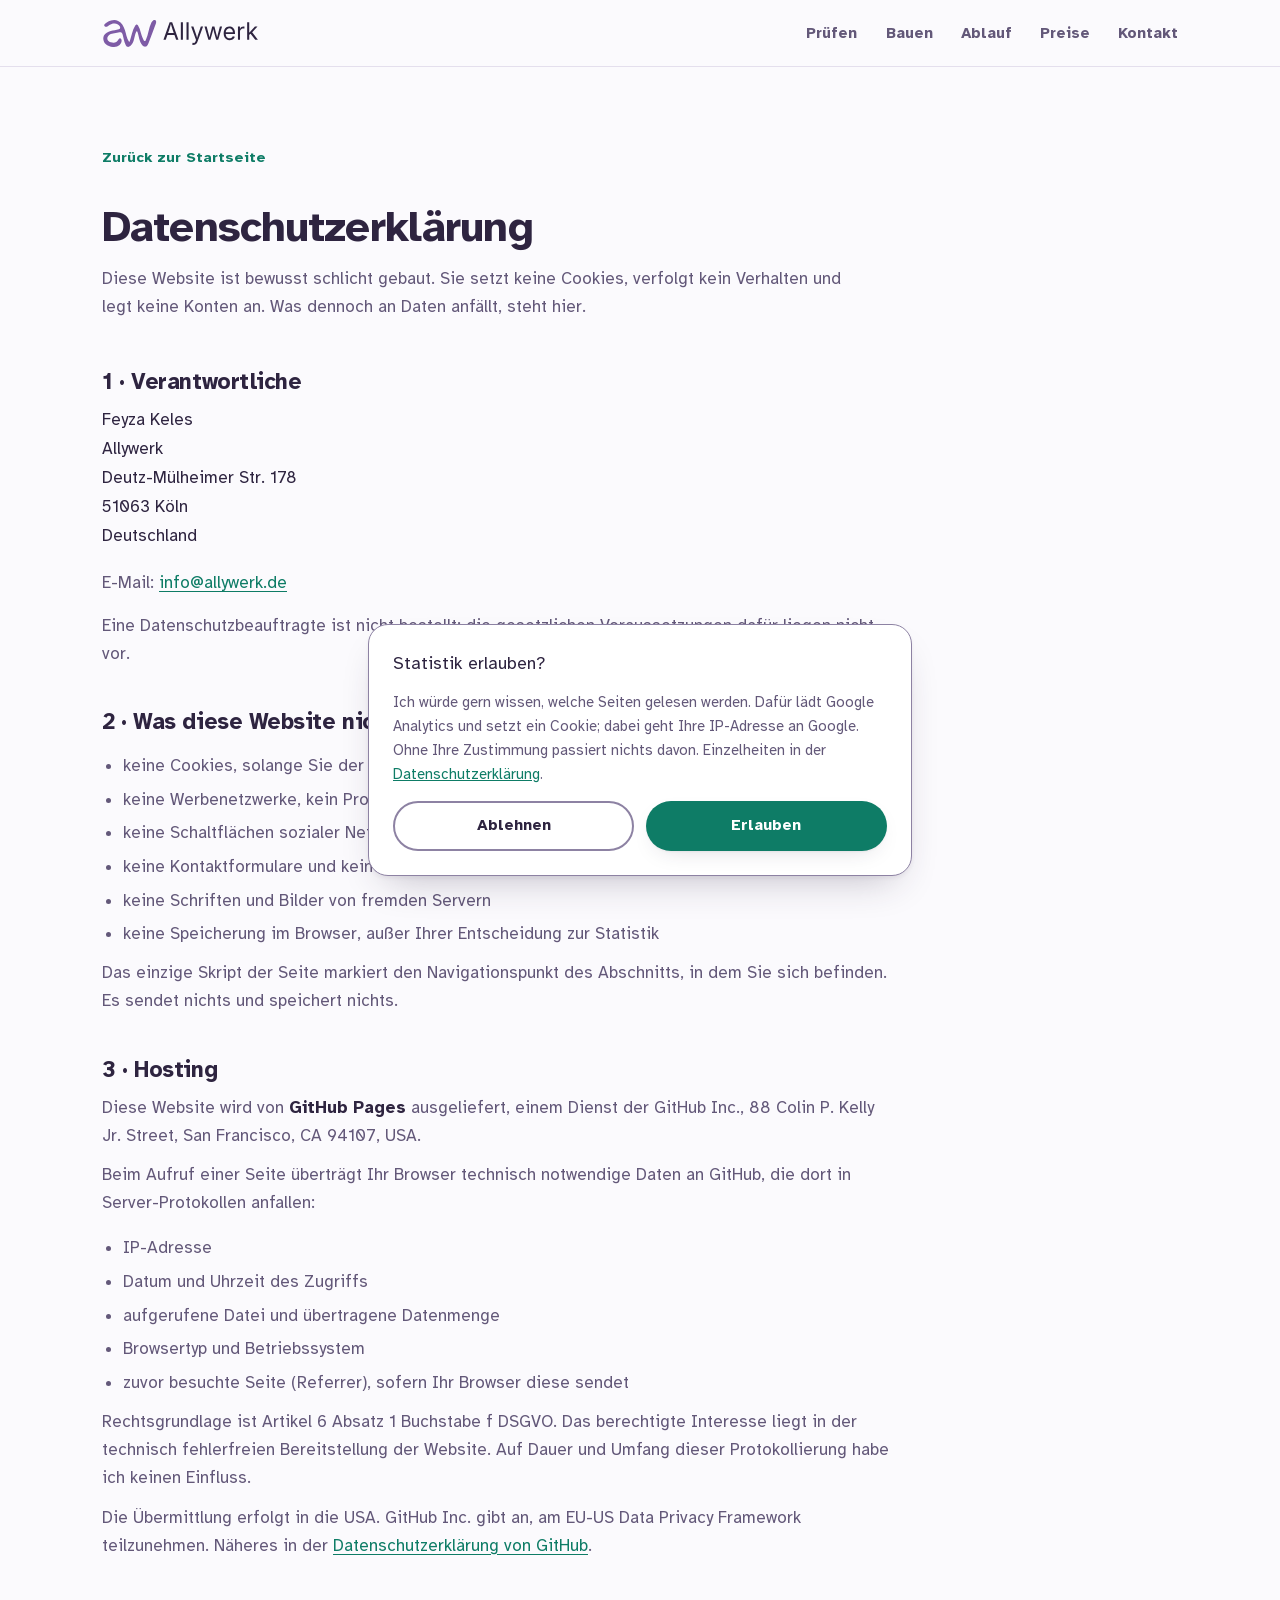
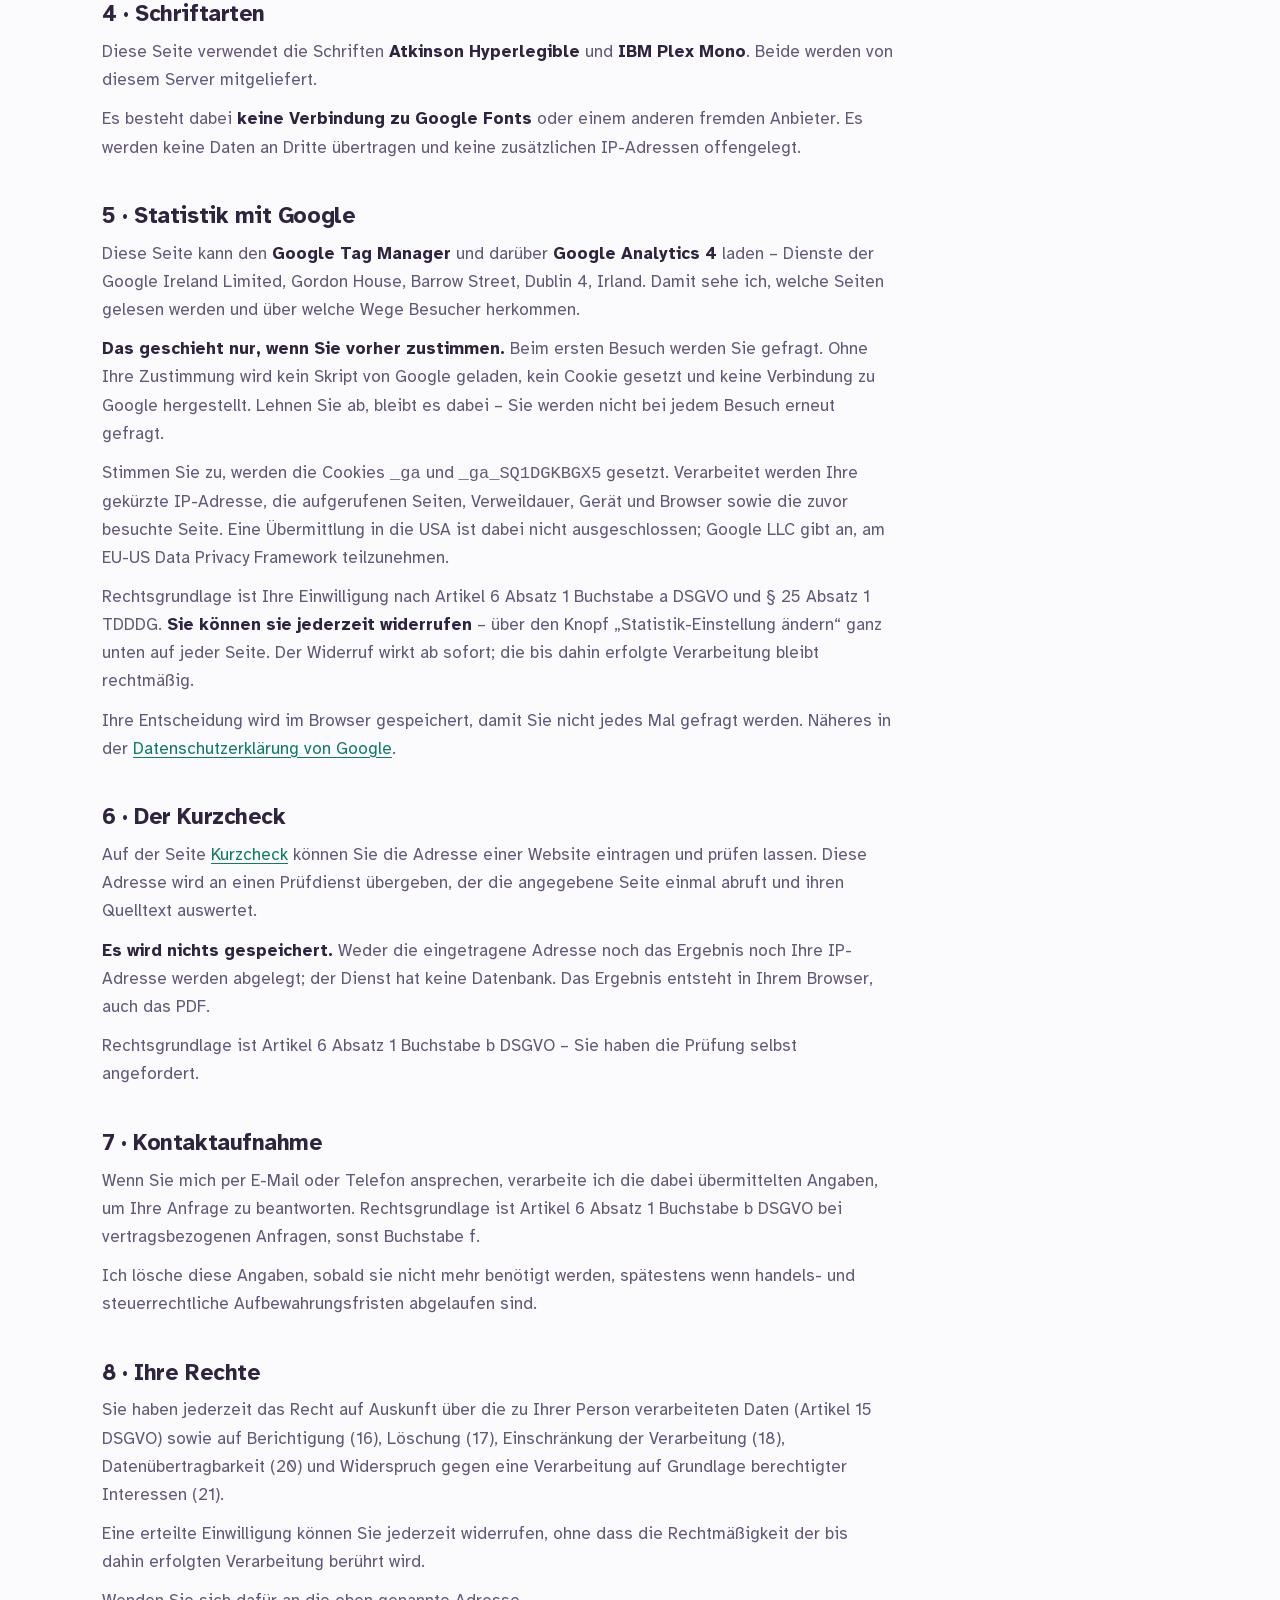
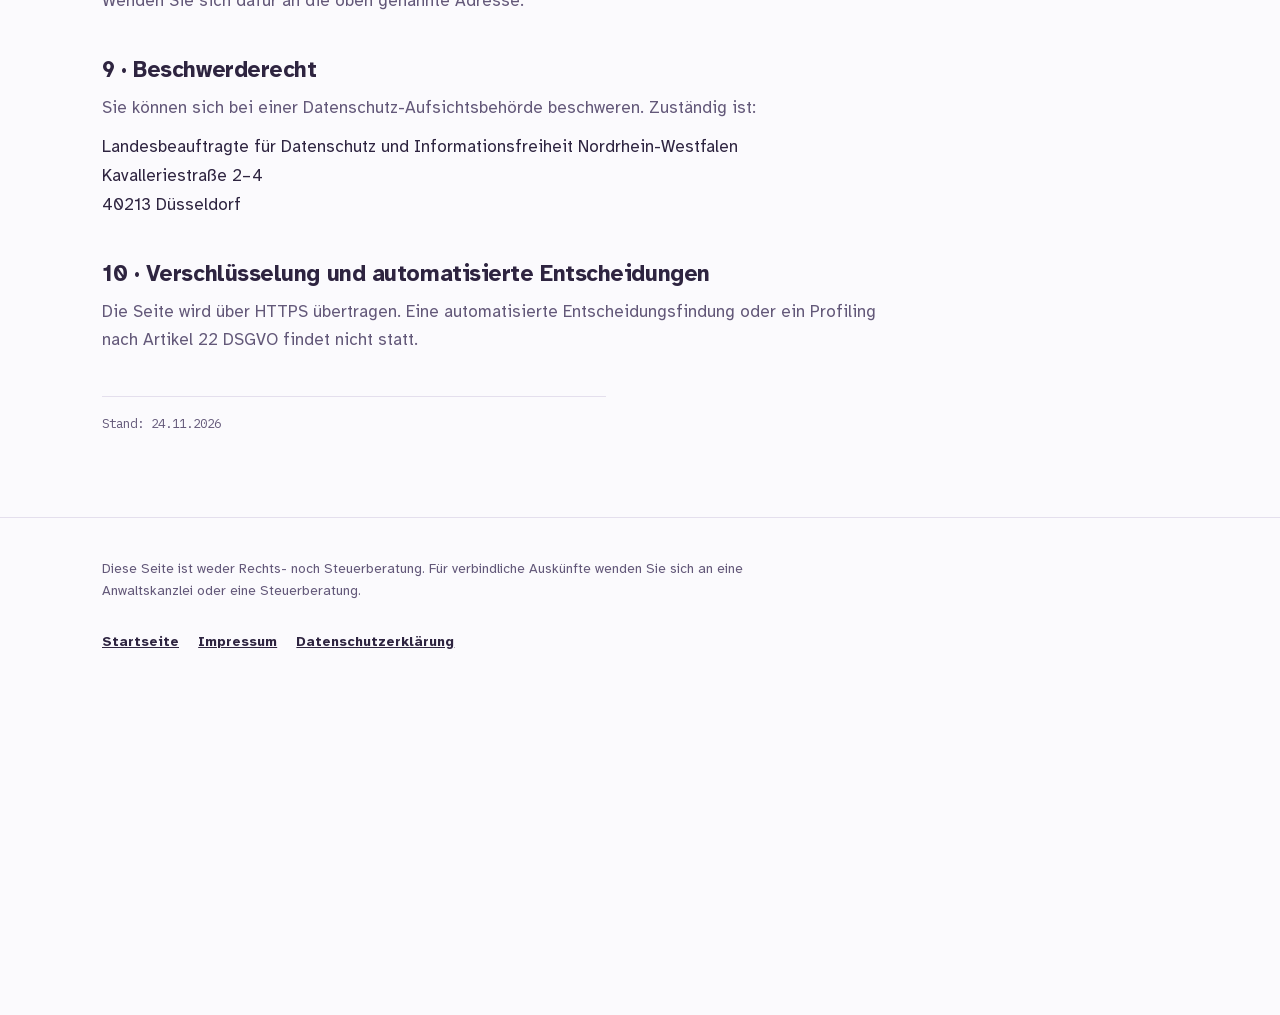
<file: datenschutz.html>
<!doctype html>
<html lang="de">
<head>
<meta charset="utf-8">
<meta name="viewport" content="width=device-width, initial-scale=1">
<title>Datenschutzerklärung – Allywerk</title>
<meta name="description" content="Datenschutzerklärung von Allywerk: keine Cookies, kein Tracking.">
<meta name="robots" content="noindex">
<link rel="icon" href="img/favicon.svg">
<link rel="canonical" href="https://allywerk.de/datenschutz.html">
<link rel="stylesheet" href="css/stil.css">
<!-- Kein Tracking-Schnipsel hier einfügen. Der Tag Manager läuft über
     js/statistik.js und wird erst nach Einwilligung geladen (§ 25 TDDDG).
     Fest im <head> setzt er ungefragt Cookies. Siehe README. -->
</head>
<body>
<a class="springen" href="#inhalt">Zum Inhalt springen</a>

<div class="statistik" id="statistik-banner" role="region" aria-labelledby="statistik-titel" hidden>
  <div class="statistik__kasten">
    <p class="statistik__titel" id="statistik-titel">Statistik erlauben?</p>
    <p class="statistik__text" id="statistik-text">Ich würde gern wissen, welche Seiten gelesen werden. Dafür lädt Google Analytics und setzt ein Cookie; dabei geht Ihre IP-Adresse an Google. Ohne Ihre Zustimmung passiert nichts davon. Einzelheiten in der <a href="datenschutz.html">Datenschutzerklärung</a>.</p>
    <div class="statistik__knoepfe">
      <button class="knopf knopf--rand" type="button" data-statistik="nein">Ablehnen</button>
      <button class="knopf knopf--voll" type="button" data-statistik="ja">Erlauben</button>
    </div>
  </div>
</div>

<header class="kopf">
  <div class="bahn">
    <button class="menue-knopf" type="button" aria-expanded="false" aria-controls="schublade" hidden>
      <span class="menue-knopf__striche" aria-hidden="true"><span></span><span></span><span></span></span>
      <span class="nur-sr">Menü öffnen</span>
    </button>
    <a class="logo-link" href="./"><svg class="logo" aria-hidden="true" focusable="false" xmlns="http://www.w3.org/2000/svg" viewBox="125 112 955 168">
  <path class="lw" d="M496.35,238.07l37.47-106.62h15.24l37.96,106.62h-13.85l-21.89-63.25c-1.34-3.91-2.9-8.79-4.67-14.63-1.78-5.84-3.94-13.3-6.48-22.36h2.49c-2.49,9.16-4.65,16.71-6.48,22.65-1.82,5.94-3.34,10.72-4.54,14.35l-21.26,63.25h-13.99ZM515.19,208.3v-11.88h52.99v11.88h-52.99Z"/>
  <path class="lw" d="M614.03,131.45v106.62h-12.47v-106.62h12.47Z"/>
  <path class="lw" d="M648.38,131.45v106.62h-12.47v-106.62h12.47Z"/>
  <path class="lw" d="M669.72,267.05l3.19-11.16,1.32.36c2.54.67,4.85.85,6.93.54,2.08-.31,3.95-1.37,5.61-3.19s3.12-4.63,4.36-8.44l2.22-6.65-29.58-80.43h13.65l16.48,47.44c1.75,4.96,3.23,9.87,4.43,14.74,1.2,4.86,2.47,9.59,3.81,14.17h-4.57c1.34-4.58,2.62-9.31,3.84-14.2,1.22-4.89,2.69-9.79,4.4-14.7l16.62-47.44h13.58l-34.01,91.95c-1.57,4.25-3.45,7.74-5.65,10.48-2.19,2.74-4.75,4.77-7.65,6.08-2.91,1.31-6.19,1.97-9.84,1.97-2.22,0-4.13-.17-5.75-.5s-2.75-.67-3.39-1Z"/>
  <path class="lw" d="M768.07,238.07l-23.48-80h13.23l9.42,34.92c1.29,4.77,2.68,10.17,4.16,16.21,1.48,6.04,2.93,12.87,4.36,20.5h-2.15c1.39-7.3,2.79-13.98,4.23-20.03,1.43-6.06,2.82-11.62,4.16-16.67l9.28-34.92h13.3l9.14,34.92c1.29,4.92,2.64,10.39,4.05,16.42,1.41,6.04,2.81,12.8,4.19,20.29h-2.22c1.48-7.39,2.95-14.11,4.4-20.14,1.45-6.04,2.85-11.56,4.19-16.57l9.42-34.92h13.23l-23.48,80h-12.4l-10.04-36.21c-1.02-3.67-2.01-7.42-2.98-11.23-.97-3.82-1.92-7.73-2.84-11.74-.92-4.01-1.87-8.09-2.84-12.24h2.77c-.92,4.1-1.86,8.17-2.8,12.2-.95,4.03-1.91,7.98-2.88,11.84-.97,3.86-1.96,7.58-2.98,11.16l-10.04,36.21h-12.4Z"/>
  <path class="lw" d="M896.77,239.79c-7.48,0-13.93-1.72-19.36-5.15-5.43-3.44-9.6-8.23-12.54-14.38-2.93-6.15-4.4-13.33-4.4-21.54s1.43-15.43,4.29-21.68c2.86-6.25,6.91-11.14,12.16-14.67,5.24-3.53,11.37-5.3,18.39-5.3,4.11,0,8.16.7,12.16,2.11,3.99,1.41,7.62,3.67,10.87,6.8,3.25,3.13,5.85,7.24,7.79,12.34,1.94,5.1,2.91,11.35,2.91,18.75v5.37h-60.12v-10.88h53.4l-5.82,4.01c0-5.25-.8-9.91-2.39-13.99-1.59-4.08-3.96-7.27-7.1-9.59-3.14-2.31-7.04-3.47-11.71-3.47s-8.66,1.18-11.98,3.54c-3.32,2.36-5.87,5.44-7.62,9.23-1.75,3.79-2.63,7.86-2.63,12.2v7.23c0,5.91.99,10.94,2.98,15.06,1.98,4.13,4.77,7.25,8.35,9.37,3.58,2.12,7.72,3.19,12.43,3.19,3.05,0,5.82-.45,8.31-1.36,2.49-.91,4.64-2.28,6.44-4.12,1.8-1.83,3.19-4.11,4.16-6.83l12.05,3.43c-1.2,4.01-3.23,7.54-6.1,10.59-2.86,3.05-6.41,5.44-10.63,7.16-4.22,1.72-8.99,2.58-14.3,2.58Z"/>
  <path class="lw" d="M946.92,238.07v-80h12.05v12.31h.83c1.43-4.05,3.98-7.31,7.65-9.77,3.67-2.46,7.81-3.69,12.43-3.69.92,0,2.02.02,3.29.07,1.27.05,2.27.1,3.01.14v12.95c-.37-.1-1.29-.24-2.77-.43s-3.05-.29-4.71-.29c-3.7,0-7.01.8-9.94,2.4-2.93,1.6-5.23,3.79-6.89,6.58-1.66,2.79-2.49,6-2.49,9.62v50.09h-12.47Z"/>
  <path class="lw" d="M1002.54,238.07v-106.62h12.47v106.62h-12.47ZM1014.24,209.3v-15.96h2.29l33.11-35.28h15.45l-35.81,37.99h-1.39l-13.64,13.24ZM1051.51,238.07l-29.64-39.14,8.86-9.09,36.78,48.23h-16Z"/>
  <path class="lm" d="M138.51,152.42c-4.85-12.43,33.41-28.76,40.58-30.85,14.16-4.14,29.84-4.16,43.31,1.88,21.78,9.76,34.09,33.11,41.19,55.9,7.1,22.79,10.82,47.04,22.89,67.63.64,1.09,1.48,2.29,2.75,2.4,1.79.16,2.87-1.88,3.44-3.58,10.47-31.04,15.41-64.49,32.55-92.4,2.76-4.49,7.65-9.38,12.46-7.23,1.89.85,3.17,2.63,4.29,4.37,17.55,27.31,18.22,62.69,34.89,90.54,1.22,2.03,2.8,4.21,5.15,4.52,3.24.44,5.65-2.83,7.15-5.73,17.16-33.19,17.23-73.19,34.4-106.38,2.56-4.94,5.66-9.88,10.43-12.76,4.77-2.87,11.58-3.02,15.4,1.03,4.82,5.12,2.64,13.37.18,19.96-14.57,38.93-29.14,77.85-43.71,116.78-3.2,8.56-7.6,18.24-16.45,20.52-8.16,2.1-16.42-3.3-21.94-9.67-18.62-21.5-18.47-53.02-28.69-79.56-.58-1.49-1.41-3.18-2.99-3.49-2.04-.41-3.62,1.73-4.53,3.6-6.85,14.15-9,30.03-12.84,45.28-3.83,15.25-9.98,30.85-22.37,40.53-5.21,4.06-12.3,6.94-18.36,4.32-4.1-1.78-6.83-5.69-9-9.59-11.21-20.13-13.08-43.96-19.73-66.01-1.09-3.61-2.42-7.35-5.26-9.82-5.73-5-13.87-2.58-20.38-.84-10.39,2.78-20.86,4.15-31.39,6.12-9.17,1.72-18.45,4.61-25.49,10.74-7.03,6.13-11.32,16.13-8.55,25.03,2.75,8.83,11.47,14.45,20.21,17.5,10.83,3.78,23.63,4.49,33.08-1.99,7.15-4.9,11.26-13.06,17.14-19.44,1.2-1.3,2.54-2.57,4.23-3.06,4.72-1.39,8.84,3.77,10.03,8.54,2.87,11.54-2.5,24.11-11.5,31.88-9,7.77-21.04,11.27-32.91,12.08-18.62,1.27-38.25-4.12-51.47-17.29s-18.54-34.7-10.2-51.39c7.57-15.14,24.16-23.64,40.53-27.91,16.37-4.27,33.54-5.35,49.55-10.83,2.22-.76,4.51-1.66,6.07-3.41,3.7-4.14,1.73-10.79-1.49-15.31-6.6-9.27-17.6-15.05-28.94-16.08-11.34-1.02-22.88,2.51-32.23,9-4.27,2.97-8.16,6.56-12.86,8.8-4.7,2.24-10.61,2.89-14.89-.06-1.95-1.35-3.15-2.78-3.74-4.27Z"/>
</svg><span class="nur-sr">Allywerk – zur Startseite</span></a>
    <nav id="schublade" class="schublade" aria-label="Hauptbereiche">
      <div class="schublade__kopf">
        <span class="schublade__marke">Allywerk</span>
        <button class="schublade__zu" type="button">
          <svg viewBox="0 0 24 24" aria-hidden="true"><path d="m6 6 12 12M18 6 6 18"/></svg>
          <span class="nur-sr">Menü schließen</span>
        </button>
      </div>
      <div class="schublade__rollen">
        <ul>
          <li><a href="./#leistungen"><span class="schublade__icon" aria-hidden="true"><svg viewBox="0 0 24 24"><circle cx="10.5" cy="10.5" r="6.5"/><path d="M15.2 15.2 21 21"/></svg></span>Prüfen</a></li>
          <li><a href="./#bauen"><span class="schublade__icon" aria-hidden="true"><svg viewBox="0 0 24 24"><path d="M3 20h18M5 20V9l7-5 7 5v11"/><path d="M10 20v-6h4v6"/></svg></span>Bauen</a></li>
          <li><a href="./#ablauf"><span class="schublade__icon" aria-hidden="true"><svg viewBox="0 0 24 24"><path d="M4 7h10M4 12h16M4 17h7"/><circle cx="18.5" cy="7" r="1.6"/><circle cx="14.5" cy="17" r="1.6"/></svg></span>Ablauf</a></li>
          <li><a href="./#preise"><span class="schublade__icon" aria-hidden="true"><svg viewBox="0 0 24 24"><path d="M3.5 12.6V5a1.5 1.5 0 0 1 1.5-1.5h7.6L21 12l-8.4 8.4z"/><circle cx="8" cy="8" r="1.4"/></svg></span>Preise</a></li>
          <li><a href="./#kontakt"><span class="schublade__icon" aria-hidden="true"><svg viewBox="0 0 24 24"><path d="M3.5 6.5h17v11h-17z"/><path d="m3.5 7 8.5 6 8.5-6"/></svg></span>Kontakt</a></li>
        </ul>
      </div>
    </nav>
  </div>
  <div class="schublade__schleier" hidden></div>
</header>

<main class="rechtstext" id="inhalt" tabindex="-1">
  <div class="bahn">
    <a class="zurueck" href="./">Zurück zur Startseite</a>
    <h1>Datenschutzerklärung</h1>
    <p class="vorlauf">Diese Website ist bewusst schlicht gebaut. Sie setzt keine Cookies, verfolgt kein Verhalten und legt keine Konten an. Was dennoch an Daten anfällt, steht hier.</p>

    <section>
      <h2>1 · Verantwortliche</h2>
      <address>
        Feyza Keles<br>
        Allywerk<br>
        Deutz-Mülheimer Str. 178<br>
        51063 Köln<br>
        Deutschland
      </address>
      <p>
        E-Mail: <a href="mailto:info@allywerk.de">info@allywerk.de</a>
      </p>
      <p>Eine Datenschutzbeauftragte ist nicht bestellt; die gesetzlichen Voraussetzungen dafür liegen nicht vor.</p>
    </section>

    <section>
      <h2>2 · Was diese Website nicht tut</h2>
      <ul>
        <li>keine Cookies, solange Sie der Statistik nicht zustimmen</li>
        <li>keine Werbenetzwerke, kein Profiling</li>
        <li>keine Schaltflächen sozialer Netzwerke</li>
        <li>keine Kontaktformulare und keine Benutzerkonten</li>
        <li>keine Schriften und Bilder von fremden Servern</li>
        <li>keine Speicherung im Browser, außer Ihrer Entscheidung zur Statistik</li>
      </ul>
      <p>Das einzige Skript der Seite markiert den Navigationspunkt des Abschnitts, in dem Sie sich befinden. Es sendet nichts und speichert nichts.</p>
    </section>

    <section>
      <h2>3 · Hosting</h2>
      <p>Diese Website wird von <strong>GitHub Pages</strong> ausgeliefert, einem Dienst der GitHub Inc., 88 Colin P. Kelly Jr. Street, San Francisco, CA 94107, USA.</p>
      <p>Beim Aufruf einer Seite überträgt Ihr Browser technisch notwendige Daten an GitHub, die dort in Server-Protokollen anfallen:</p>
      <ul>
        <li>IP-Adresse</li>
        <li>Datum und Uhrzeit des Zugriffs</li>
        <li>aufgerufene Datei und übertragene Datenmenge</li>
        <li>Browsertyp und Betriebssystem</li>
        <li>zuvor besuchte Seite (Referrer), sofern Ihr Browser diese sendet</li>
      </ul>
      <p>Rechtsgrundlage ist Artikel 6 Absatz 1 Buchstabe f DSGVO. Das berechtigte Interesse liegt in der technisch fehlerfreien Bereitstellung der Website. Auf Dauer und Umfang dieser Protokollierung habe ich keinen Einfluss.</p>
      <p>Die Übermittlung erfolgt in die USA. GitHub Inc. gibt an, am EU-US Data Privacy Framework teilzunehmen. Näheres in der <a href="https://docs.github.com/de/site-policy/privacy-policies/github-general-privacy-statement" rel="noopener">Datenschutzerklärung von GitHub</a>.</p>
    </section>

    <section>
      <h2>4 · Schriftarten</h2>
      <p>Diese Seite verwendet die Schriften <strong>Atkinson Hyperlegible</strong> und <strong>IBM Plex Mono</strong>. Beide werden von diesem Server mitgeliefert.</p>
      <p>Es besteht dabei <strong>keine Verbindung zu Google Fonts</strong> oder einem anderen fremden Anbieter. Es werden keine Daten an Dritte übertragen und keine zusätzlichen IP-Adressen offengelegt.</p>
    </section>

    <section>
      <h2>5 · Statistik mit Google</h2>
      <p>Diese Seite kann den <strong>Google Tag Manager</strong> und darüber <strong>Google Analytics 4</strong> laden – Dienste der Google Ireland Limited, Gordon House, Barrow Street, Dublin 4, Irland. Damit sehe ich, welche Seiten gelesen werden und über welche Wege Besucher herkommen.</p>
      <p><strong>Das geschieht nur, wenn Sie vorher zustimmen.</strong> Beim ersten Besuch werden Sie gefragt. Ohne Ihre Zustimmung wird kein Skript von Google geladen, kein Cookie gesetzt und keine Verbindung zu Google hergestellt. Lehnen Sie ab, bleibt es dabei – Sie werden nicht bei jedem Besuch erneut gefragt.</p>
      <p>Stimmen Sie zu, werden die Cookies <code>_ga</code> und <code>_ga_SQ1DGKBGX5</code> gesetzt. Verarbeitet werden Ihre gekürzte IP-Adresse, die aufgerufenen Seiten, Verweildauer, Gerät und Browser sowie die zuvor besuchte Seite. Eine Übermittlung in die USA ist dabei nicht ausgeschlossen; Google LLC gibt an, am EU-US Data Privacy Framework teilzunehmen.</p>
      <p>Rechtsgrundlage ist Ihre Einwilligung nach Artikel 6 Absatz 1 Buchstabe a DSGVO und § 25 Absatz 1 TDDDG. <strong>Sie können sie jederzeit widerrufen</strong> – über den Knopf „Statistik-Einstellung ändern“ ganz unten auf jeder Seite. Der Widerruf wirkt ab sofort; die bis dahin erfolgte Verarbeitung bleibt rechtmäßig.</p>
      <p>Ihre Entscheidung wird im Browser gespeichert, damit Sie nicht jedes Mal gefragt werden. Näheres in der <a href="https://policies.google.com/privacy" rel="noopener">Datenschutzerklärung von Google</a>.</p>
    </section>

    <section>
      <h2>6 · Der Kurzcheck</h2>
      <p>Auf der Seite <a href="check/">Kurzcheck</a> können Sie die Adresse einer Website eintragen und prüfen lassen. Diese Adresse wird an einen Prüfdienst übergeben, der die angegebene Seite einmal abruft und ihren Quelltext auswertet.</p>
      <p><strong>Es wird nichts gespeichert.</strong> Weder die eingetragene Adresse noch das Ergebnis noch Ihre IP-Adresse werden abgelegt; der Dienst hat keine Datenbank. Das Ergebnis entsteht in Ihrem Browser, auch das PDF.</p>
      <p>Rechtsgrundlage ist Artikel 6 Absatz 1 Buchstabe b DSGVO – Sie haben die Prüfung selbst angefordert.</p>
    </section>

    <section>
      <h2>7 · Kontaktaufnahme</h2>
      <p>Wenn Sie mich per E-Mail oder Telefon ansprechen, verarbeite ich die dabei übermittelten Angaben, um Ihre Anfrage zu beantworten. Rechtsgrundlage ist Artikel 6 Absatz 1 Buchstabe b DSGVO bei vertragsbezogenen Anfragen, sonst Buchstabe f.</p>
      <p>Ich lösche diese Angaben, sobald sie nicht mehr benötigt werden, spätestens wenn handels- und steuerrechtliche Aufbewahrungsfristen abgelaufen sind.</p>
    </section>

    <section>
      <h2>8 · Ihre Rechte</h2>
      <p>Sie haben jederzeit das Recht auf Auskunft über die zu Ihrer Person verarbeiteten Daten (Artikel 15 DSGVO) sowie auf Berichtigung (16), Löschung (17), Einschränkung der Verarbeitung (18), Datenübertragbarkeit (20) und Widerspruch gegen eine Verarbeitung auf Grundlage berechtigter Interessen (21).</p>
      <p>Eine erteilte Einwilligung können Sie jederzeit widerrufen, ohne dass die Rechtmäßigkeit der bis dahin erfolgten Verarbeitung berührt wird.</p>
      <p>Wenden Sie sich dafür an die oben genannte Adresse.</p>
    </section>

    <section>
      <h2>9 · Beschwerderecht</h2>
      <p>Sie können sich bei einer Datenschutz-Aufsichtsbehörde beschweren. Zuständig ist:</p>
      <address>
        Landesbeauftragte für Datenschutz und Informationsfreiheit Nordrhein-Westfalen<br>
        Kavalleriestraße 2–4<br>
        40213 Düsseldorf
      </address>
    </section>

    <section>
      <h2>10 · Verschlüsselung und automatisierte Entscheidungen</h2>
      <p>Die Seite wird über HTTPS übertragen. Eine automatisierte Entscheidungsfindung oder ein Profiling nach Artikel 22 DSGVO findet nicht statt.</p>
    </section>

    <p class="stand">Stand: 24.11.2026</p>
  </div>
</main>

<footer>
  <div class="bahn">
    <p>Diese Seite ist weder Rechts- noch Steuerberatung. Für verbindliche Auskünfte wenden Sie sich an eine Anwaltskanzlei oder eine Steuerberatung.</p>
    <nav class="fussnav" aria-label="Rechtliches">
      <a href="./">Startseite</a>
      <a href="impressum.html">Impressum</a>
      <a href="datenschutz.html">Datenschutzerklärung</a>
      <button type="button" id="statistik-aendern" hidden>Statistik-Einstellung ändern</button>
    </nav>
  </div>
</footer>
<script src="js/navigation.js" defer></script>
<script src="js/statistik.js" defer></script>
</body>
</html>
</file>
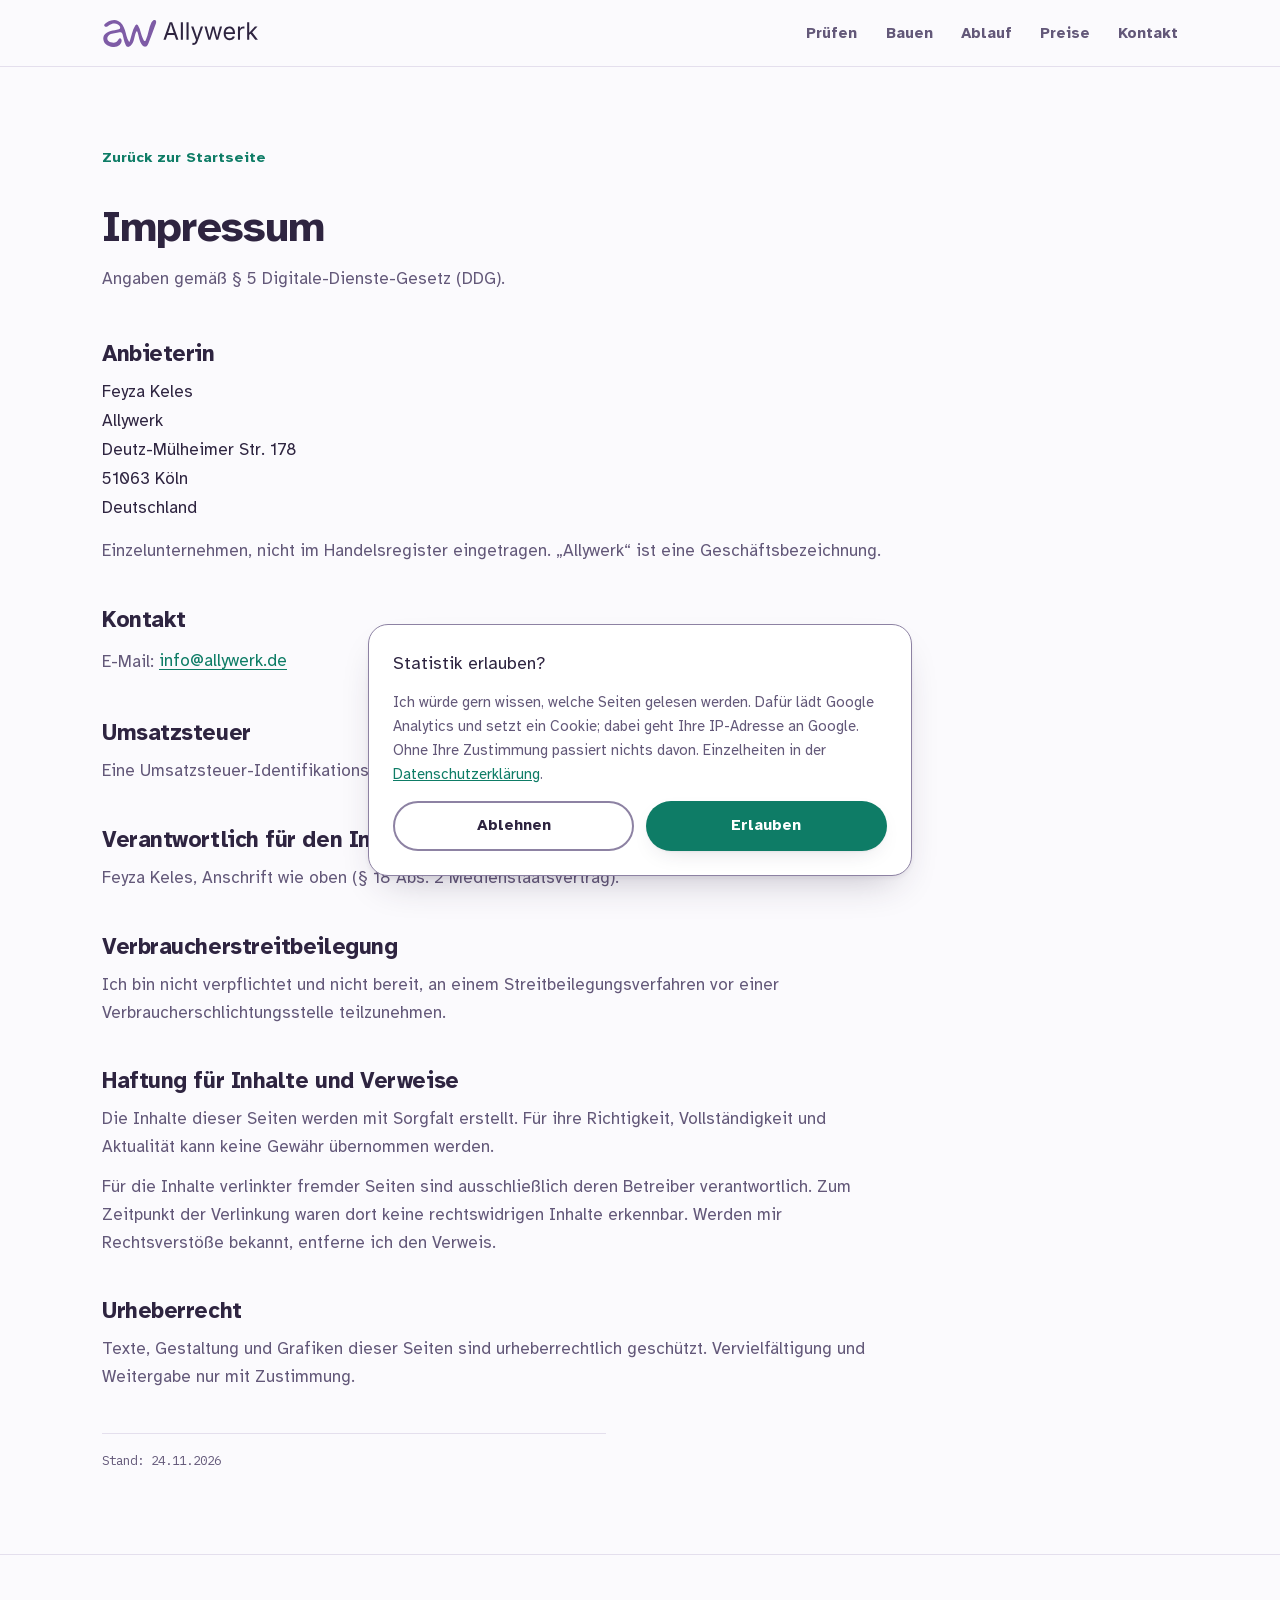
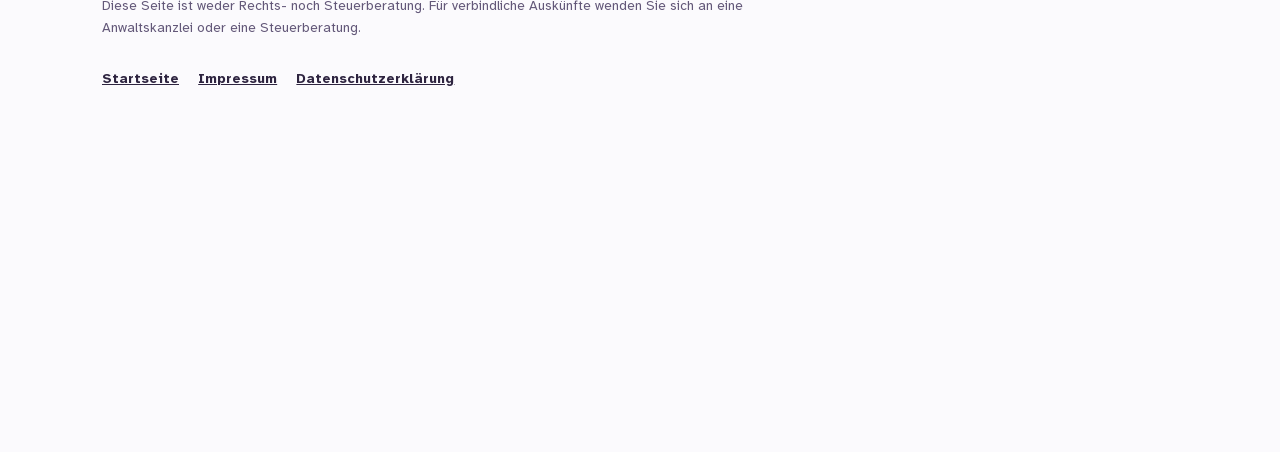
<file: impressum.html>
<!doctype html>
<html lang="de">
<head>
<meta charset="utf-8">
<meta name="viewport" content="width=device-width, initial-scale=1">
<title>Impressum – Allywerk</title>
<meta name="description" content="Impressum von Allywerk, Feyza Keles, Köln.">
<meta name="robots" content="noindex">
<link rel="icon" href="img/favicon.svg">
<link rel="canonical" href="https://allywerk.de/impressum.html">
<link rel="stylesheet" href="css/stil.css">
<!-- Kein Tracking-Schnipsel hier einfügen. Der Tag Manager läuft über
     js/statistik.js und wird erst nach Einwilligung geladen (§ 25 TDDDG).
     Fest im <head> setzt er ungefragt Cookies. Siehe README. -->
</head>
<body>
<a class="springen" href="#inhalt">Zum Inhalt springen</a>

<div class="statistik" id="statistik-banner" role="region" aria-labelledby="statistik-titel" hidden>
  <div class="statistik__kasten">
    <p class="statistik__titel" id="statistik-titel">Statistik erlauben?</p>
    <p class="statistik__text" id="statistik-text">Ich würde gern wissen, welche Seiten gelesen werden. Dafür lädt Google Analytics und setzt ein Cookie; dabei geht Ihre IP-Adresse an Google. Ohne Ihre Zustimmung passiert nichts davon. Einzelheiten in der <a href="datenschutz.html">Datenschutzerklärung</a>.</p>
    <div class="statistik__knoepfe">
      <button class="knopf knopf--rand" type="button" data-statistik="nein">Ablehnen</button>
      <button class="knopf knopf--voll" type="button" data-statistik="ja">Erlauben</button>
    </div>
  </div>
</div>

<header class="kopf">
  <div class="bahn">
    <button class="menue-knopf" type="button" aria-expanded="false" aria-controls="schublade" hidden>
      <span class="menue-knopf__striche" aria-hidden="true"><span></span><span></span><span></span></span>
      <span class="nur-sr">Menü öffnen</span>
    </button>
    <a class="logo-link" href="./"><svg class="logo" aria-hidden="true" focusable="false" xmlns="http://www.w3.org/2000/svg" viewBox="125 112 955 168">
  <path class="lw" d="M496.35,238.07l37.47-106.62h15.24l37.96,106.62h-13.85l-21.89-63.25c-1.34-3.91-2.9-8.79-4.67-14.63-1.78-5.84-3.94-13.3-6.48-22.36h2.49c-2.49,9.16-4.65,16.71-6.48,22.65-1.82,5.94-3.34,10.72-4.54,14.35l-21.26,63.25h-13.99ZM515.19,208.3v-11.88h52.99v11.88h-52.99Z"/>
  <path class="lw" d="M614.03,131.45v106.62h-12.47v-106.62h12.47Z"/>
  <path class="lw" d="M648.38,131.45v106.62h-12.47v-106.62h12.47Z"/>
  <path class="lw" d="M669.72,267.05l3.19-11.16,1.32.36c2.54.67,4.85.85,6.93.54,2.08-.31,3.95-1.37,5.61-3.19s3.12-4.63,4.36-8.44l2.22-6.65-29.58-80.43h13.65l16.48,47.44c1.75,4.96,3.23,9.87,4.43,14.74,1.2,4.86,2.47,9.59,3.81,14.17h-4.57c1.34-4.58,2.62-9.31,3.84-14.2,1.22-4.89,2.69-9.79,4.4-14.7l16.62-47.44h13.58l-34.01,91.95c-1.57,4.25-3.45,7.74-5.65,10.48-2.19,2.74-4.75,4.77-7.65,6.08-2.91,1.31-6.19,1.97-9.84,1.97-2.22,0-4.13-.17-5.75-.5s-2.75-.67-3.39-1Z"/>
  <path class="lw" d="M768.07,238.07l-23.48-80h13.23l9.42,34.92c1.29,4.77,2.68,10.17,4.16,16.21,1.48,6.04,2.93,12.87,4.36,20.5h-2.15c1.39-7.3,2.79-13.98,4.23-20.03,1.43-6.06,2.82-11.62,4.16-16.67l9.28-34.92h13.3l9.14,34.92c1.29,4.92,2.64,10.39,4.05,16.42,1.41,6.04,2.81,12.8,4.19,20.29h-2.22c1.48-7.39,2.95-14.11,4.4-20.14,1.45-6.04,2.85-11.56,4.19-16.57l9.42-34.92h13.23l-23.48,80h-12.4l-10.04-36.21c-1.02-3.67-2.01-7.42-2.98-11.23-.97-3.82-1.92-7.73-2.84-11.74-.92-4.01-1.87-8.09-2.84-12.24h2.77c-.92,4.1-1.86,8.17-2.8,12.2-.95,4.03-1.91,7.98-2.88,11.84-.97,3.86-1.96,7.58-2.98,11.16l-10.04,36.21h-12.4Z"/>
  <path class="lw" d="M896.77,239.79c-7.48,0-13.93-1.72-19.36-5.15-5.43-3.44-9.6-8.23-12.54-14.38-2.93-6.15-4.4-13.33-4.4-21.54s1.43-15.43,4.29-21.68c2.86-6.25,6.91-11.14,12.16-14.67,5.24-3.53,11.37-5.3,18.39-5.3,4.11,0,8.16.7,12.16,2.11,3.99,1.41,7.62,3.67,10.87,6.8,3.25,3.13,5.85,7.24,7.79,12.34,1.94,5.1,2.91,11.35,2.91,18.75v5.37h-60.12v-10.88h53.4l-5.82,4.01c0-5.25-.8-9.91-2.39-13.99-1.59-4.08-3.96-7.27-7.1-9.59-3.14-2.31-7.04-3.47-11.71-3.47s-8.66,1.18-11.98,3.54c-3.32,2.36-5.87,5.44-7.62,9.23-1.75,3.79-2.63,7.86-2.63,12.2v7.23c0,5.91.99,10.94,2.98,15.06,1.98,4.13,4.77,7.25,8.35,9.37,3.58,2.12,7.72,3.19,12.43,3.19,3.05,0,5.82-.45,8.31-1.36,2.49-.91,4.64-2.28,6.44-4.12,1.8-1.83,3.19-4.11,4.16-6.83l12.05,3.43c-1.2,4.01-3.23,7.54-6.1,10.59-2.86,3.05-6.41,5.44-10.63,7.16-4.22,1.72-8.99,2.58-14.3,2.58Z"/>
  <path class="lw" d="M946.92,238.07v-80h12.05v12.31h.83c1.43-4.05,3.98-7.31,7.65-9.77,3.67-2.46,7.81-3.69,12.43-3.69.92,0,2.02.02,3.29.07,1.27.05,2.27.1,3.01.14v12.95c-.37-.1-1.29-.24-2.77-.43s-3.05-.29-4.71-.29c-3.7,0-7.01.8-9.94,2.4-2.93,1.6-5.23,3.79-6.89,6.58-1.66,2.79-2.49,6-2.49,9.62v50.09h-12.47Z"/>
  <path class="lw" d="M1002.54,238.07v-106.62h12.47v106.62h-12.47ZM1014.24,209.3v-15.96h2.29l33.11-35.28h15.45l-35.81,37.99h-1.39l-13.64,13.24ZM1051.51,238.07l-29.64-39.14,8.86-9.09,36.78,48.23h-16Z"/>
  <path class="lm" d="M138.51,152.42c-4.85-12.43,33.41-28.76,40.58-30.85,14.16-4.14,29.84-4.16,43.31,1.88,21.78,9.76,34.09,33.11,41.19,55.9,7.1,22.79,10.82,47.04,22.89,67.63.64,1.09,1.48,2.29,2.75,2.4,1.79.16,2.87-1.88,3.44-3.58,10.47-31.04,15.41-64.49,32.55-92.4,2.76-4.49,7.65-9.38,12.46-7.23,1.89.85,3.17,2.63,4.29,4.37,17.55,27.31,18.22,62.69,34.89,90.54,1.22,2.03,2.8,4.21,5.15,4.52,3.24.44,5.65-2.83,7.15-5.73,17.16-33.19,17.23-73.19,34.4-106.38,2.56-4.94,5.66-9.88,10.43-12.76,4.77-2.87,11.58-3.02,15.4,1.03,4.82,5.12,2.64,13.37.18,19.96-14.57,38.93-29.14,77.85-43.71,116.78-3.2,8.56-7.6,18.24-16.45,20.52-8.16,2.1-16.42-3.3-21.94-9.67-18.62-21.5-18.47-53.02-28.69-79.56-.58-1.49-1.41-3.18-2.99-3.49-2.04-.41-3.62,1.73-4.53,3.6-6.85,14.15-9,30.03-12.84,45.28-3.83,15.25-9.98,30.85-22.37,40.53-5.21,4.06-12.3,6.94-18.36,4.32-4.1-1.78-6.83-5.69-9-9.59-11.21-20.13-13.08-43.96-19.73-66.01-1.09-3.61-2.42-7.35-5.26-9.82-5.73-5-13.87-2.58-20.38-.84-10.39,2.78-20.86,4.15-31.39,6.12-9.17,1.72-18.45,4.61-25.49,10.74-7.03,6.13-11.32,16.13-8.55,25.03,2.75,8.83,11.47,14.45,20.21,17.5,10.83,3.78,23.63,4.49,33.08-1.99,7.15-4.9,11.26-13.06,17.14-19.44,1.2-1.3,2.54-2.57,4.23-3.06,4.72-1.39,8.84,3.77,10.03,8.54,2.87,11.54-2.5,24.11-11.5,31.88-9,7.77-21.04,11.27-32.91,12.08-18.62,1.27-38.25-4.12-51.47-17.29s-18.54-34.7-10.2-51.39c7.57-15.14,24.16-23.64,40.53-27.91,16.37-4.27,33.54-5.35,49.55-10.83,2.22-.76,4.51-1.66,6.07-3.41,3.7-4.14,1.73-10.79-1.49-15.31-6.6-9.27-17.6-15.05-28.94-16.08-11.34-1.02-22.88,2.51-32.23,9-4.27,2.97-8.16,6.56-12.86,8.8-4.7,2.24-10.61,2.89-14.89-.06-1.95-1.35-3.15-2.78-3.74-4.27Z"/>
</svg><span class="nur-sr">Allywerk – zur Startseite</span></a>
    <nav id="schublade" class="schublade" aria-label="Hauptbereiche">
      <div class="schublade__kopf">
        <span class="schublade__marke">Allywerk</span>
        <button class="schublade__zu" type="button">
          <svg viewBox="0 0 24 24" aria-hidden="true"><path d="m6 6 12 12M18 6 6 18"/></svg>
          <span class="nur-sr">Menü schließen</span>
        </button>
      </div>
      <div class="schublade__rollen">
        <ul>
          <li><a href="./#leistungen"><span class="schublade__icon" aria-hidden="true"><svg viewBox="0 0 24 24"><circle cx="10.5" cy="10.5" r="6.5"/><path d="M15.2 15.2 21 21"/></svg></span>Prüfen</a></li>
          <li><a href="./#bauen"><span class="schublade__icon" aria-hidden="true"><svg viewBox="0 0 24 24"><path d="M3 20h18M5 20V9l7-5 7 5v11"/><path d="M10 20v-6h4v6"/></svg></span>Bauen</a></li>
          <li><a href="./#ablauf"><span class="schublade__icon" aria-hidden="true"><svg viewBox="0 0 24 24"><path d="M4 7h10M4 12h16M4 17h7"/><circle cx="18.5" cy="7" r="1.6"/><circle cx="14.5" cy="17" r="1.6"/></svg></span>Ablauf</a></li>
          <li><a href="./#preise"><span class="schublade__icon" aria-hidden="true"><svg viewBox="0 0 24 24"><path d="M3.5 12.6V5a1.5 1.5 0 0 1 1.5-1.5h7.6L21 12l-8.4 8.4z"/><circle cx="8" cy="8" r="1.4"/></svg></span>Preise</a></li>
          <li><a href="./#kontakt"><span class="schublade__icon" aria-hidden="true"><svg viewBox="0 0 24 24"><path d="M3.5 6.5h17v11h-17z"/><path d="m3.5 7 8.5 6 8.5-6"/></svg></span>Kontakt</a></li>
        </ul>
      </div>
    </nav>
  </div>
  <div class="schublade__schleier" hidden></div>
</header>

<main class="rechtstext" id="inhalt" tabindex="-1">
  <div class="bahn">
    <a class="zurueck" href="./">Zurück zur Startseite</a>
    <h1>Impressum</h1>
    <p class="vorlauf">Angaben gemäß § 5 Digitale-Dienste-Gesetz (DDG).</p>

    <section>
      <h2>Anbieterin</h2>
      <address>
        Feyza Keles<br>
        Allywerk<br>
        Deutz-Mülheimer Str. 178<br>
        51063 Köln<br>
        Deutschland
      </address>
      <p>Einzelunternehmen, nicht im Handelsregister eingetragen. „Allywerk“ ist eine Geschäftsbezeichnung.</p>
    </section>

    <section>
      <h2>Kontakt</h2>
      <p>
        E-Mail: <a href="mailto:info@allywerk.de">info@allywerk.de</a>
      </p>
    </section>

    <section>
      <h2>Umsatzsteuer</h2>
      <p>Eine Umsatzsteuer-Identifikationsnummer nach § 27 a Umsatzsteuergesetz liegt derzeit nicht vor.</p>
    </section>

    <section>
      <h2>Verantwortlich für den Inhalt</h2>
      <p>Feyza Keles, Anschrift wie oben (§ 18 Abs. 2 Medienstaatsvertrag).</p>
    </section>

    <section>
      <h2>Verbraucherstreitbeilegung</h2>
      <p>Ich bin nicht verpflichtet und nicht bereit, an einem Streitbeilegungsverfahren vor einer Verbraucherschlichtungsstelle teilzunehmen.</p>
    </section>

    <section>
      <h2>Haftung für Inhalte und Verweise</h2>
      <p>Die Inhalte dieser Seiten werden mit Sorgfalt erstellt. Für ihre Richtigkeit, Vollständigkeit und Aktualität kann keine Gewähr übernommen werden.</p>
      <p>Für die Inhalte verlinkter fremder Seiten sind ausschließlich deren Betreiber verantwortlich. Zum Zeitpunkt der Verlinkung waren dort keine rechtswidrigen Inhalte erkennbar. Werden mir Rechtsverstöße bekannt, entferne ich den Verweis.</p>
    </section>

    <section>
      <h2>Urheberrecht</h2>
      <p>Texte, Gestaltung und Grafiken dieser Seiten sind urheberrechtlich geschützt. Vervielfältigung und Weitergabe nur mit Zustimmung.</p>
    </section>

    <p class="stand">Stand: 24.11.2026</p>
  </div>
</main>

<footer>
  <div class="bahn">
    <p>Diese Seite ist weder Rechts- noch Steuerberatung. Für verbindliche Auskünfte wenden Sie sich an eine Anwaltskanzlei oder eine Steuerberatung.</p>
    <nav class="fussnav" aria-label="Rechtliches">
      <a href="./">Startseite</a>
      <a href="impressum.html">Impressum</a>
      <a href="datenschutz.html">Datenschutzerklärung</a>
      <button type="button" id="statistik-aendern" hidden>Statistik-Einstellung ändern</button>
    </nav>
  </div>
</footer>
<script src="js/navigation.js" defer></script>
<script src="js/statistik.js" defer></script>
</body>
</html>
</file>
<file: css/stil.css>
/* ---------- Schriften ----------
   Mitgeliefert, nicht von fremden Servern geladen. Atkinson Hyperlegible und
   IBM Plex Mono stehen beide unter der SIL Open Font License 1.1.
   Nur die Schnitte, die diese Seite wirklich benutzt: kein Kursiv,
   Untermengen latin und latin-ext. Zusammen rund 90 KB.
   Wer eine Schriftstärke ergänzt, lädt hier auch die Datei dazu. */

@font-face{
  font-family:'Atkinson Hyperlegible';font-style:normal;font-weight:400;font-display:swap;
  src:url('../fonts/atkinson-400-latin-ext.woff2') format('woff2');
  unicode-range:U+0100-02BA, U+02BD-02C5, U+02C7-02CC, U+02CE-02D7, U+02DD-02FF, U+0304, U+0308, U+0329, U+1D00-1DBF, U+1E00-1E9F, U+1EF2-1EFF, U+2020, U+20A0-20AB, U+20AD-20C4, U+2113, U+2C60-2C7F, U+A720-A7FF;
}
@font-face{
  font-family:'Atkinson Hyperlegible';font-style:normal;font-weight:400;font-display:swap;
  src:url('../fonts/atkinson-400-latin.woff2') format('woff2');
  unicode-range:U+0000-00FF, U+0131, U+0152-0153, U+02BB-02BC, U+02C6, U+02DA, U+02DC, U+0304, U+0308, U+0329, U+2000-206F, U+20AC, U+2122, U+2191, U+2193, U+2212, U+2215, U+FEFF, U+FFFD;
}
@font-face{
  font-family:'Atkinson Hyperlegible';font-style:normal;font-weight:700;font-display:swap;
  src:url('../fonts/atkinson-700-latin-ext.woff2') format('woff2');
  unicode-range:U+0100-02BA, U+02BD-02C5, U+02C7-02CC, U+02CE-02D7, U+02DD-02FF, U+0304, U+0308, U+0329, U+1D00-1DBF, U+1E00-1E9F, U+1EF2-1EFF, U+2020, U+20A0-20AB, U+20AD-20C4, U+2113, U+2C60-2C7F, U+A720-A7FF;
}
@font-face{
  font-family:'Atkinson Hyperlegible';font-style:normal;font-weight:700;font-display:swap;
  src:url('../fonts/atkinson-700-latin.woff2') format('woff2');
  unicode-range:U+0000-00FF, U+0131, U+0152-0153, U+02BB-02BC, U+02C6, U+02DA, U+02DC, U+0304, U+0308, U+0329, U+2000-206F, U+20AC, U+2122, U+2191, U+2193, U+2212, U+2215, U+FEFF, U+FFFD;
}
@font-face{
  font-family:'IBM Plex Mono';font-style:normal;font-weight:400;font-display:swap;
  src:url('../fonts/plexmono-400-latin-ext.woff2') format('woff2');
  unicode-range:U+0100-02BA, U+02BD-02C5, U+02C7-02CC, U+02CE-02D7, U+02DD-02FF, U+0304, U+0308, U+0329, U+1D00-1DBF, U+1E00-1E9F, U+1EF2-1EFF, U+2020, U+20A0-20AB, U+20AD-20C4, U+2113, U+2C60-2C7F, U+A720-A7FF;
}
@font-face{
  font-family:'IBM Plex Mono';font-style:normal;font-weight:400;font-display:swap;
  src:url('../fonts/plexmono-400-latin.woff2') format('woff2');
  unicode-range:U+0000-00FF, U+0131, U+0152-0153, U+02BB-02BC, U+02C6, U+02DA, U+02DC, U+0304, U+0308, U+0329, U+2000-206F, U+20AC, U+2122, U+2191, U+2193, U+2212, U+2215, U+FEFF, U+FFFD;
}
@font-face{
  font-family:'IBM Plex Mono';font-style:normal;font-weight:500;font-display:swap;
  src:url('../fonts/plexmono-500-latin-ext.woff2') format('woff2');
  unicode-range:U+0100-02BA, U+02BD-02C5, U+02C7-02CC, U+02CE-02D7, U+02DD-02FF, U+0304, U+0308, U+0329, U+1D00-1DBF, U+1E00-1E9F, U+1EF2-1EFF, U+2020, U+20A0-20AB, U+20AD-20C4, U+2113, U+2C60-2C7F, U+A720-A7FF;
}
@font-face{
  font-family:'IBM Plex Mono';font-style:normal;font-weight:500;font-display:swap;
  src:url('../fonts/plexmono-500-latin.woff2') format('woff2');
  unicode-range:U+0000-00FF, U+0131, U+0152-0153, U+02BB-02BC, U+02C6, U+02DA, U+02DC, U+0304, U+0308, U+0329, U+2000-206F, U+20AC, U+2122, U+2191, U+2193, U+2212, U+2215, U+FEFF, U+FFFD;
}
@font-face{
  font-family:'IBM Plex Mono';font-style:normal;font-weight:600;font-display:swap;
  src:url('../fonts/plexmono-600-latin-ext.woff2') format('woff2');
  unicode-range:U+0100-02BA, U+02BD-02C5, U+02C7-02CC, U+02CE-02D7, U+02DD-02FF, U+0304, U+0308, U+0329, U+1D00-1DBF, U+1E00-1E9F, U+1EF2-1EFF, U+2020, U+20A0-20AB, U+20AD-20C4, U+2113, U+2C60-2C7F, U+A720-A7FF;
}
@font-face{
  font-family:'IBM Plex Mono';font-style:normal;font-weight:600;font-display:swap;
  src:url('../fonts/plexmono-600-latin.woff2') format('woff2');
  unicode-range:U+0000-00FF, U+0131, U+0152-0153, U+02BB-02BC, U+02C6, U+02DA, U+02DC, U+0304, U+0308, U+0329, U+2000-206F, U+20AC, U+2122, U+2191, U+2193, U+2212, U+2215, U+FEFF, U+FFFD;
}

/* Allywerk – Stil der Website
   Farben sind alle gemessen; die Werte stehen als Kommentar dahinter.
   Geprüft gegen WCAG 2.2 AA: Text 4,5:1, Bedienelemente und Rahmen 3:1. */

/* ------------------------------------------------------------------ Tokens */
:root{
  /* Flächen */
  --grund:#fbfafd;
  --karte:#ffffff;
  --lila:#f3effa;
  --mint:#e9f4f0;
  --rahmen:#e4dfed;
  --rahmen-stark:#8d82a3;      /* 3,5:1 auf Grund – WCAG 1.4.11 */

  /* Schrift */
  --ink:#2e2440;               /* 14,0:1 */
  --ink-soft:#635879;          /*  6,3:1 */

  /* Marke */
  --violett:#3a2e4d;
  --violett-mitte:#5b4480;
  --violett-hell:#7e5ba6;      /* weiß darauf 5,3:1 */
  --auf-violett:#ffffff;
  --auf-violett-soft:#e6daf5;  /*  6,1:1 auf der Verlaufsmitte */
  --verlauf:linear-gradient(135deg,#3a2e4d 0%,#5b4480 52%,#7e5ba6 100%);

  /* Handlung */
  --teal:#0e7c66;              /*  5,1:1 – Knöpfe und Hervorhebungen */
  --teal-ink:#ffffff;
  --teal-hover:#0a6151;

  --haken:url("data:image/svg+xml;charset=utf-8,%3Csvg xmlns='http://www.w3.org/2000/svg' viewBox='0 0 24 24' fill='none' stroke='%23000' stroke-width='3' stroke-linecap='round' stroke-linejoin='round'%3E%3Cpath d='M4 12.5 9.5 18 20 6'/%3E%3C/svg%3E");

  --schatten:0 1px 2px rgba(46,36,64,.05),0 8px 24px -12px rgba(46,36,64,.22);
  --schatten-hoch:0 2px 4px rgba(46,36,64,.06),0 18px 40px -18px rgba(46,36,64,.32);

  --schrift:"Atkinson Hyperlegible",ui-sans-serif,system-ui,-apple-system,sans-serif;
  --mono:"IBM Plex Mono",ui-monospace,SFMono-Regular,Menlo,monospace;

  --breite:1140px;
  --radius:20px;
  --radius-klein:12px;
  --luft:clamp(3.5rem,8vw,6.5rem);
}

@media (prefers-color-scheme:dark){
  :root:not([data-theme="light"]){
    --grund:#17121f;
    --karte:#231b30;
    --lila:#261d35;
    --mint:#15302a;
    --rahmen:#372c4a;
    --rahmen-stark:#6e6287;    /* 3,3:1 */
    --ink:#f0ecf7;             /* 15,8:1 */
    --ink-soft:#b5a9c9;        /*  8,3:1 */
    --violett:#2a2038;
    --violett-mitte:#44335f;
    --violett-hell:#5f4583;
    --verlauf:linear-gradient(135deg,#231a31 0%,#3a2a52 52%,#4f3a6e 100%);
    --teal:#4fd5b0;            /* 10,0:1 */
    --teal-ink:#0d2b24;
    --teal-hover:#6ee0c0;
    --schatten:0 1px 2px rgba(0,0,0,.4),0 8px 24px -12px rgba(0,0,0,.6);
    --schatten-hoch:0 2px 4px rgba(0,0,0,.45),0 18px 40px -18px rgba(0,0,0,.7);
  }
}
:root[data-theme="dark"]{
  --grund:#17121f; --karte:#231b30; --lila:#261d35; --mint:#15302a;
  --rahmen:#372c4a; --rahmen-stark:#6e6287;
  --ink:#f0ecf7; --ink-soft:#b5a9c9;
  --violett:#2a2038; --violett-mitte:#44335f; --violett-hell:#5f4583;
  --verlauf:linear-gradient(135deg,#231a31 0%,#3a2a52 52%,#4f3a6e 100%);
  --teal:#4fd5b0; --teal-ink:#0d2b24; --teal-hover:#6ee0c0;
  --schatten:0 1px 2px rgba(0,0,0,.4),0 8px 24px -12px rgba(0,0,0,.6);
  --schatten-hoch:0 2px 4px rgba(0,0,0,.45),0 18px 40px -18px rgba(0,0,0,.7);
}

/* ------------------------------------------------------------------ Basis */
*{box-sizing:border-box}
html{scroll-behavior:smooth;scroll-padding-top:5.5rem}
body{
  margin:0;background:var(--grund);color:var(--ink);
  font-family:var(--schrift);font-size:1.0625rem;line-height:1.65;
  -webkit-font-smoothing:antialiased;
}
h1,h2,h3{line-height:1.15;letter-spacing:-.02em;text-wrap:balance;margin:0}
p{margin:0}
a{color:inherit}
/* Jede eigene display-Regel schlägt den Browser-Standard [hidden]{display:none}.
   Ohne diese Zeile bleibt ein Element mit hidden sichtbar, sobald irgendwo
   ein display dafür steht – genau das ist beim Statistik-Banner passiert. */
[hidden]{display:none!important}

:focus-visible{outline:3px solid var(--teal);outline-offset:3px;border-radius:4px}
::selection{background:var(--violett);color:#fff}
img,svg{max-width:100%}

.bahn{width:100%;max-width:var(--breite);margin-inline:auto;padding-inline:clamp(1rem,4vw,2rem)}
.springen{position:absolute;left:0;top:0;transform:translateY(-120%);
  background:var(--violett);color:#fff;
  padding:.8rem 1.3rem;z-index:50;font-weight:700;border-radius:0 0 var(--radius-klein) 0}
.springen:focus{transform:none}

/* ------------------------------------------------------------------ Knöpfe */
.knopf{
  display:inline-flex;align-items:center;gap:.5rem;
  font:700 .97rem/1 var(--schrift);
  padding:.95rem 1.5rem;border-radius:999px;
  text-decoration:none;border:2px solid transparent;cursor:pointer;
  /* Ohne das behält ein <button class="knopf"> den grauen Browser-Standard
     buttonface – im Dunkelmodus heller Text auf hellgrau, 1,01:1.
     An <a> fiel das nie auf, weil Links keinen eigenen Hintergrund haben. */
  background:transparent;
  transition:transform .15s ease,background-color .15s ease,box-shadow .15s ease;
}
.knopf--voll{background:var(--teal);color:var(--teal-ink);box-shadow:var(--schatten)}
.knopf--voll:hover{background:var(--teal-hover);transform:translateY(-2px);box-shadow:var(--schatten-hoch)}
.knopf--rand{border-color:var(--rahmen-stark);color:var(--ink)}
.knopf--rand:hover{border-color:var(--ink);transform:translateY(-2px)}
.knopf--hell{border-color:rgba(255,255,255,.55);color:#fff}
.knopf--hell:hover{border-color:#fff;background:rgba(255,255,255,.12);transform:translateY(-2px)}
@media (prefers-reduced-motion:reduce){
  html{scroll-behavior:auto}
  *{animation:none!important;transition:none!important}
  .knopf:hover{transform:none}
}

/* ------------------------------------------------------------------ Kopf */
.kopf{
  position:sticky;top:0;z-index:40;
  background:var(--grund);border-bottom:1px solid var(--rahmen);
}
.kopf .bahn{display:flex;align-items:center;gap:1.5rem;padding-block:.85rem;flex-wrap:wrap}
@media (max-width:34rem){
  .kopf .bahn{gap:.6rem;padding-block:.65rem}
  .kopf nav{margin-left:0;width:100%}
  .kopf nav ul{gap:1rem;justify-content:space-between}
}
.logo-link{display:inline-flex;align-items:center;border-radius:6px;text-decoration:none;
  padding-block:.35rem}  /* sonst nur 23 px hoch – WCAG 2.5.8 verlangt 24 */
.logo{display:block;width:clamp(128px,15vw,158px);height:auto;
  transition:opacity .15s ease}
.logo-link:hover .logo{opacity:.72}
.nur-sr{position:absolute;width:1px;height:1px;margin:-1px;padding:0;
  overflow:hidden;clip:rect(0 0 0 0);clip-path:inset(50%);white-space:nowrap;border:0}
.logo .lw{fill:var(--ink)}
.logo .lm{fill:var(--violett-hell)}
.kopf nav{margin-left:auto}
.kopf nav ul{display:flex;gap:clamp(.9rem,2.2vw,1.9rem);list-style:none;margin:0;padding:0;flex-wrap:wrap}
.kopf nav a{text-decoration:none;font-size:.95rem;font-weight:700;color:var(--ink-soft);
  padding:.35rem 0;border-bottom:2px solid transparent;transition:color .15s,border-color .15s}
.kopf nav a:hover{color:var(--ink);border-bottom-color:var(--violett-hell)}
/* Bereich, in dem man gerade ist – Farbe UND Strich, nie nur Farbe (WCAG 1.4.1) */
.kopf nav a[aria-current]{color:var(--ink);border-bottom-color:var(--teal)}

/* ------------------------------------------------------------------ Hero */
.hero{padding-block:.5rem clamp(2rem,5vw,3.5rem)}
.hero__tafel{
  background:var(--verlauf);color:var(--auf-violett);
  border-radius:28px;padding:clamp(2.2rem,5vw,4rem);
  position:relative;overflow:hidden;box-shadow:var(--schatten-hoch);
}
.hero__tafel::after{
  content:"";position:absolute;inset:auto -12% -45% auto;width:60%;aspect-ratio:1;
  background:radial-gradient(circle,rgba(255,255,255,.16),transparent 62%);
  border-radius:50%;pointer-events:none;
}
.hero__raster{display:grid;gap:clamp(2rem,4vw,3.5rem);position:relative;z-index:1}
@media (min-width:62rem){.hero__raster{grid-template-columns:1.05fr .95fr;align-items:center}}
.hero__augen{
  display:inline-flex;align-items:center;gap:.5rem;
  font-family:var(--mono);font-size:.74rem;letter-spacing:.12em;text-transform:uppercase;
  background:rgba(255,255,255,.14);border:1px solid rgba(255,255,255,.3);
  padding:.4rem .85rem;border-radius:999px;margin-bottom:1.4rem;
}
.hero h1{font-size:clamp(2.2rem,5.4vw,3.6rem);margin-bottom:1.25rem;max-width:16ch}
.hero h1 span{color:var(--auf-violett-soft)}
.hero__lead{font-size:clamp(1.05rem,1.8vw,1.22rem);color:var(--auf-violett-soft);max-width:46ch;margin-bottom:2rem}
.hero__lead strong{color:#fff}
.hero__knoepfe{display:flex;gap:.8rem;flex-wrap:wrap}

/* Illustration: ein kleines Prüffenster */
.fenster{
  background:var(--karte);color:var(--ink);border-radius:var(--radius);
  box-shadow:0 30px 60px -30px rgba(0,0,0,.6);overflow:hidden;
}
.fenster__leiste{display:flex;align-items:center;gap:.45rem;padding:.7rem .9rem;
  background:var(--lila);border-bottom:1px solid var(--rahmen)}
.fenster__punkt{width:.6rem;height:.6rem;border-radius:50%;background:var(--rahmen-stark)}
.fenster__adresse{margin-left:.5rem;font-family:var(--mono);font-size:.7rem;color:var(--ink-soft)}
.fenster__inhalt{padding:1.1rem 1.1rem 1.3rem;display:grid;gap:.75rem}
.zeile{display:flex;align-items:center;gap:.65rem;font-size:.88rem}
.zeile__symbol{
  flex:none;width:1.4rem;height:1.4rem;border-radius:50%;
  display:grid;place-items:center;font-size:.8rem;font-weight:700;
}
.zeile--ok .zeile__symbol{background:var(--mint);color:var(--teal)}
.zeile--fehler .zeile__symbol{background:#fde8e4;color:#9a2b16}
:root[data-theme="dark"] .zeile--fehler .zeile__symbol{background:#3d1d16;color:#ff9b82}
@media (prefers-color-scheme:dark){
  :root:not([data-theme="light"]) .zeile--fehler .zeile__symbol{background:#3d1d16;color:#ff9b82}
}
.zeile__wert{margin-left:auto;font-family:var(--mono);font-size:.76rem;color:var(--ink-soft);
  font-variant-numeric:tabular-nums}
.fokusprobe{
  margin-top:.4rem;display:inline-flex;justify-self:start;align-items:center;gap:.5rem;
  font-size:.82rem;font-weight:700;padding:.5rem .9rem;border-radius:999px;
  background:var(--lila);outline:3px solid var(--teal);outline-offset:3px;
}
.fokusprobe small{font-family:var(--mono);font-weight:400;color:var(--ink-soft);font-size:.7rem}

/* ------------------------------------------------------------------ Normstreifen */
.normen{border-block:1px solid var(--rahmen)}
.normen .bahn{display:flex;flex-wrap:wrap;align-items:center;gap:.6rem 1.6rem;padding-block:1.1rem}
.normen p{font-family:var(--mono);font-size:.74rem;letter-spacing:.1em;text-transform:uppercase;color:var(--ink-soft)}
.normen ul{display:flex;flex-wrap:wrap;gap:.5rem;list-style:none;margin:0;padding:0}
.normen li{font-family:var(--mono);font-size:.76rem;font-weight:500;
  border:1px solid var(--rahmen-stark);border-radius:999px;padding:.3rem .8rem;color:var(--ink)}

/* ------------------------------------------------------------------ Abschnitte */
.abschnitt{padding-block:var(--luft)}
.abschnitt--tint{background:var(--lila)}
.kopfzeile{max-width:44ch;margin-bottom:clamp(2rem,4vw,3rem)}
.kopfzeile--mitte{margin-inline:auto;text-align:center}
.augenbraue{
  display:block;font-family:var(--mono);font-size:.74rem;letter-spacing:.14em;
  text-transform:uppercase;color:var(--teal);margin-bottom:.8rem;font-weight:500;
}
.kopfzeile h2{font-size:clamp(1.7rem,3.6vw,2.5rem);margin-bottom:.9rem}
.kopfzeile p{color:var(--ink-soft);font-size:1.08rem}

/* ------------------------------------------------------------------ Personen */
.personen{display:grid;gap:1.25rem}
@media (min-width:44rem){.personen{grid-template-columns:1fr 1fr}}
/* Eine einzelne Karte soll nicht halb leer in der linken Spalte hängen. */
.personen--eine{grid-template-columns:1fr;max-width:40rem}
@media (min-width:44rem){.personen--eine{grid-template-columns:1fr}}
.person{
  background:var(--karte);border:1px solid var(--rahmen);border-radius:var(--radius);
  padding:clamp(1.5rem,3vw,2.2rem);display:flex;flex-direction:column;gap:.75rem;
  box-shadow:var(--schatten);
}
.person__kreis{
  width:3.6rem;height:3.6rem;border-radius:50%;background:var(--verlauf);color:#fff;
  display:grid;place-items:center;font-size:1.3rem;font-weight:700;letter-spacing:.02em;
}
.person__rolle{font-family:var(--mono);font-size:.72rem;letter-spacing:.12em;
  text-transform:uppercase;color:var(--teal)}
.person h3{font-size:1.35rem}
.person p{color:var(--ink-soft);font-size:.98rem}
.person ul{margin:.35rem 0 0;padding:0;list-style:none;display:grid;gap:.5rem}
.person li{display:flex;gap:.6rem;font-size:.94rem;color:var(--ink-soft)}
.person li::before{content:"";flex:none;width:.45rem;height:.45rem;margin-top:.6rem;
  border-radius:50%;background:var(--violett-hell)}

/* ------------------------------------------------------------------ Leistungen */
.leistungen{display:grid;gap:1.25rem}
@media (min-width:44rem) and (max-width:55.99rem){
  .leistungen{grid-template-columns:1fr 1fr}
  .leistungen > article:last-child{grid-column:span 2}
}
@media (min-width:56rem){.leistungen{grid-template-columns:repeat(3,1fr)}}
.leistung{
  background:var(--karte);border:1px solid var(--rahmen);border-radius:var(--radius);
  padding:clamp(1.5rem,3vw,2rem);display:flex;flex-direction:column;gap:.85rem;
  box-shadow:var(--schatten);transition:transform .18s ease,box-shadow .18s ease;
}
.leistung:hover{transform:translateY(-4px);box-shadow:var(--schatten-hoch)}
.leistung__kopf{display:flex;align-items:center;gap:.9rem}
.leistung__icon{
  flex:none;width:2.9rem;height:2.9rem;border-radius:var(--radius-klein);
  display:grid;place-items:center;background:var(--lila);color:var(--violett-hell);
}
.leistung--mint .leistung__icon{background:var(--mint);color:var(--teal)}
.leistung__icon svg{width:1.5rem;height:1.5rem;stroke:currentColor;fill:none;stroke-width:1.9;
  stroke-linecap:round;stroke-linejoin:round}
.leistung__zahl{
  margin-left:auto;font-family:var(--mono);font-size:.74rem;font-weight:600;
  color:var(--ink-soft);border:1px solid var(--rahmen-stark);border-radius:999px;
  padding:.28rem .7rem;white-space:nowrap;font-variant-numeric:tabular-nums;
}
.leistung h3{font-size:1.2rem}
.leistung p{color:var(--ink-soft);font-size:.96rem}

/* ------------------------------------------------------------------ Dunkles Band */
.band{background:var(--verlauf);color:var(--auf-violett);padding-block:var(--luft)}
.band .augenbraue{color:var(--auf-violett-soft)}
.band .kopfzeile h2{color:#fff}
.band .kopfzeile p{color:var(--auf-violett-soft)}
.gegenueber{display:grid;gap:1.25rem}
@media (min-width:44rem){.gegenueber{grid-template-columns:1fr 1fr}}
.halbe{background:rgba(255,255,255,.1);border:1px solid rgba(255,255,255,.26);
  border-radius:var(--radius);padding:clamp(1.4rem,3vw,2rem);display:grid;gap:.7rem}
.halbe h3{font-size:1.1rem;color:#fff}
.halbe p{color:var(--auf-violett-soft);font-size:.96rem}
.halbe ul{margin:0;padding:0;list-style:none;display:grid;gap:.45rem}
.halbe li{display:flex;gap:.6rem;font-size:.93rem;color:var(--auf-violett-soft)}
.halbe li::before{content:"";flex:none;width:.45rem;height:.45rem;margin-top:.58rem;
  border-radius:50%;background:rgba(255,255,255,.75)}

/* ------------------------------------------------------------------ Ablauf */
.ablauf{display:grid;gap:1rem;counter-reset:schritt}
@media (min-width:38rem) and (max-width:55.99rem){
  .ablauf{grid-template-columns:1fr 1fr}
  .ablauf li:last-child{grid-column:span 2}
}
@media (min-width:56rem){.ablauf{grid-template-columns:repeat(5,1fr);gap:.9rem}}
.schritt{
  background:var(--karte);border:1px solid var(--rahmen);border-radius:var(--radius);
  padding:1.4rem 1.2rem;display:grid;gap:.5rem;align-content:start;box-shadow:var(--schatten);
}
.schritt::before{
  counter-increment:schritt;content:counter(schritt);
  width:2.1rem;height:2.1rem;border-radius:50%;display:grid;place-items:center;
  background:var(--violett);color:#fff;font-family:var(--mono);font-size:.85rem;font-weight:600;
}
:root[data-theme="dark"] .schritt::before{background:var(--violett-hell)}
@media (prefers-color-scheme:dark){:root:not([data-theme="light"]) .schritt::before{background:var(--violett-hell)}}
.schritt h3{font-size:1.02rem}
.schritt p{font-size:.9rem;color:var(--ink-soft)}

/* ------------------------------------------------------------------ Preise */
.pakete{display:grid;gap:1.25rem;align-items:start}
@media (min-width:44rem){.pakete{grid-template-columns:repeat(2,1fr)}}
.paket{
  position:relative;
  background:var(--karte);border:1px solid var(--rahmen);border-radius:var(--radius);
  padding:clamp(1.5rem,3vw,2rem);display:grid;gap:.75rem;box-shadow:var(--schatten);
  align-content:start;text-align:center;
}
/* Die hervorgehobene Karte steht etwas höher und ragt unten weiter –
   so wie in der Vorlage. Erst ab zwei Spalten, darunter stünde sie schief. */
.paket--betont{border:2px solid var(--teal);box-shadow:var(--schatten-hoch)}
@media (min-width:44rem){
  .paket--betont{margin-block:-1.25rem;padding-block:calc(clamp(1.5rem,3vw,2rem) + 1.25rem)}
}
/* Die Plakette sitzt auf der oberen Kante, nicht darunter. */
.paket__marke{
  position:absolute;top:0;left:50%;transform:translate(-50%,-50%);white-space:nowrap;
  font-family:var(--mono);font-size:.7rem;letter-spacing:.12em;text-transform:uppercase;
  color:var(--teal-ink);background:var(--teal);border-radius:999px;padding:.3rem .85rem;margin:0;
}
.paket h3{font-size:1.2rem}
.paket__preis{font-family:var(--mono);font-size:2.1rem;font-weight:600;
  font-variant-numeric:tabular-nums;margin:.4rem 0 0}
.paket__preis small{display:block;font-size:.72rem;font-weight:400;color:var(--ink-soft);
  letter-spacing:.06em;text-transform:uppercase;margin-top:.35rem;line-height:1.5}
/* Der Knopf steht in der Karte, über der Trennlinie – wie in der Vorlage. */
.paket__knopf{justify-content:center;width:100%;box-sizing:border-box;margin:.6rem 0 .2rem}
.paket ul{margin:0;padding:1.1rem 0 0;list-style:none;display:grid;gap:.6rem;
  border-top:1px solid var(--rahmen);text-align:left}
.paket li{display:flex;gap:.6rem;font-size:.93rem;color:var(--ink-soft)}
/* Häkchen als Hintergrundbild, nicht als Textzeichen: ein ::before mit
   content:"✓" wird von manchen Screenreadern vorgelesen – vor jedem Punkt. */
.paket li::before{
  content:"";flex:none;width:1.05rem;height:1.05rem;margin-top:.15rem;
  background:var(--teal);
  -webkit-mask:var(--haken) center/contain no-repeat;
          mask:var(--haken) center/contain no-repeat;
}
.weitere{margin-top:1.5rem;background:var(--karte);border:1px solid var(--rahmen);
  border-radius:var(--radius);padding:1.4rem clamp(1.2rem,3vw,2rem)}
.weitere dl{margin:0;display:grid;gap:.1rem}
@media (min-width:40rem){.weitere dl{grid-template-columns:1fr auto;gap:.1rem 1.5rem}}
.weitere dt{padding:.55rem 0;border-top:1px solid var(--rahmen);font-size:.95rem}
.weitere dd{margin:0;padding:.55rem 0;border-top:1px solid var(--rahmen);
  font-family:var(--mono);font-variant-numeric:tabular-nums;text-align:right;font-size:.95rem}
@media (max-width:39.99rem){.weitere dd{border-top:0;padding-top:0;text-align:left;color:var(--ink-soft)}}
.weitere dl > dt:first-of-type,.weitere dl > dt:first-of-type + dd{border-top:0}

/* ------------------------------------------------------------------ Grenzen */
.grenzen{display:grid;gap:.1rem;background:var(--karte);border:1px solid var(--rahmen);
  border-radius:var(--radius);padding:clamp(1.2rem,3vw,2rem);list-style:none;margin:0}
.grenzen li{padding:1rem 0;border-top:1px solid var(--rahmen);font-size:.98rem;color:var(--ink-soft)}
.grenzen li:first-child{border-top:0;padding-top:0}
.grenzen li:last-child{padding-bottom:0}
.grenzen strong{color:var(--ink);display:block;margin-bottom:.15rem}

/* ------------------------------------------------------------------ Belege */
.belege{display:grid;gap:.8rem;margin-top:1.75rem}
@media (min-width:46rem){.belege{grid-template-columns:repeat(3,1fr)}}
.beleg{background:var(--karte);border:1px solid var(--rahmen);border-radius:var(--radius-klein);
  padding:1rem 1.1rem;display:grid;gap:.5rem}
.beleg__farbe{height:2.2rem;border-radius:8px;border:1px solid var(--rahmen-stark)}
.beleg__name{font-size:.88rem}
.beleg__wert{font-family:var(--mono);font-size:.95rem;font-weight:600;color:var(--teal);
  font-variant-numeric:tabular-nums}
.beleg__wert span{color:var(--ink-soft);font-weight:400;font-size:.76rem}

/* ------------------------------------------------------------------ Schluss */
.schluss{padding-block:var(--luft)}
.schluss__tafel{background:var(--verlauf);color:#fff;border-radius:28px;
  padding:clamp(2rem,5vw,3.5rem);text-align:center;box-shadow:var(--schatten-hoch)}
.schluss__tafel h2{font-size:clamp(1.7rem,3.6vw,2.4rem);margin-bottom:1rem}
.schluss__tafel p{color:var(--auf-violett-soft);max-width:52ch;margin:0 auto 2rem}
.kontaktliste{display:flex;flex-wrap:wrap;justify-content:center;gap:.6rem 2rem;
  list-style:none;margin:2rem 0 0;padding:1.75rem 0 0;border-top:1px solid rgba(255,255,255,.26)}
.kontaktliste li{display:grid;gap:.15rem;text-align:left}
.kontaktliste span{font-family:var(--mono);font-size:.7rem;letter-spacing:.12em;
  text-transform:uppercase;color:var(--auf-violett-soft)}
.kontaktliste b{font-size:.98rem}
/* E-Mail und Telefon sind Links – ohne Unterstreichung wären sie von
   „Köln“ daneben nicht zu unterscheiden. Dazu Höhe für 2.5.8. */
.kontaktliste a{text-decoration:underline;text-underline-offset:.22em;
  display:inline-block;padding-block:.25rem}

.offen{
  border-bottom:2px dotted currentColor;font-weight:700;
  color:#8a4b00;                      /* 6,8:1 auf Weiß */
}
:root[data-theme="dark"] .offen{color:#f0b86e}
@media (prefers-color-scheme:dark){:root:not([data-theme="light"]) .offen{color:#f0b86e}}
.offen--hell{color:#ffd9a0}           /* auf dem Verlauf */

footer{border-top:1px solid var(--rahmen);padding-block:2.5rem 3.5rem}
footer .bahn{display:grid;gap:1rem}
footer p{font-size:.86rem;color:var(--ink-soft);max-width:72ch}
footer strong{color:var(--ink)}


/* ------------------------------------------------------------- Nach oben */
.spaet{position:relative}
.nach-oben{
  position:sticky;bottom:1.5rem;height:0;z-index:30;
  display:flex;align-items:flex-end;justify-content:flex-end;pointer-events:none;
  width:100%;max-width:var(--breite);margin-inline:auto;
  padding-inline:clamp(1rem,4vw,2rem);
}
.nach-oben a{
  pointer-events:auto;
  display:inline-flex;align-items:center;gap:.5rem;
  font:700 .88rem/1 var(--schrift);text-decoration:none;
  background:var(--karte);color:var(--ink);
  border:1px solid var(--rahmen-stark);border-radius:999px;
  padding:.7rem 1.1rem;box-shadow:var(--schatten-hoch);
  transition:transform .15s ease,background-color .15s ease;
}
.nach-oben a:hover{background:var(--lila);transform:translateY(-2px)}
.nach-oben svg{width:.95rem;height:.95rem;stroke:currentColor;fill:none;
  stroke-width:2.2;stroke-linecap:round;stroke-linejoin:round}
@media (max-width:30rem){
  .nach-oben a span{position:absolute;width:1px;height:1px;overflow:hidden;clip-path:inset(50%)}
  .nach-oben a{width:3rem;height:3rem;padding:0;border-radius:50%;justify-content:center}
  .nach-oben svg{width:1.15rem;height:1.15rem}
}
@media (prefers-reduced-motion:reduce){.nach-oben a:hover{transform:none}}

/* ---------- Rechtstexte (Impressum, Datenschutz) ---------- */
/* Nutzt nur bestehende Farb-Tokens, damit hell und dunkel von selbst stimmen. */
.rechtstext{padding-block:clamp(2.5rem,6vw,4.5rem)}
.rechtstext h1{font-size:clamp(1.9rem,4vw,2.7rem);margin-bottom:.8rem}
.rechtstext .vorlauf{color:var(--ink-soft);max-width:70ch;margin-bottom:clamp(2rem,4vw,3rem)}
.rechtstext section{max-width:72ch;margin-bottom:clamp(1.8rem,3.5vw,2.6rem)}
.rechtstext h2{font-size:clamp(1.15rem,2.2vw,1.4rem);margin-bottom:.7rem}
.rechtstext h3{font-size:1.02rem;margin:1.4rem 0 .5rem}
.rechtstext p,.rechtstext li{color:var(--ink-soft);margin-bottom:.7rem}
.rechtstext ul{padding-left:1.3rem;margin-bottom:.7rem}
.rechtstext li{margin-bottom:.35rem}
.rechtstext strong{color:var(--ink)}
.rechtstext a{color:var(--teal);text-underline-offset:.2em}
.rechtstext address{font-style:normal;color:var(--ink);line-height:1.7}
.rechtstext address + p{margin-top:.9rem}
.rechtstext .stand{
  font-family:var(--mono);font-size:.78rem;color:var(--ink-soft);
  border-top:1px solid var(--rahmen);padding-top:1rem;margin-top:2.5rem;max-width:72ch;
}
.zurueck{
  display:inline-flex;align-items:center;gap:.45rem;
  font-weight:700;font-size:.9rem;color:var(--teal);
  text-decoration:none;margin-bottom:1.6rem;
  padding:.45rem 0;min-height:1.5rem;
}
.zurueck:hover{text-decoration:underline}
.fussnav{display:flex;flex-wrap:wrap;gap:1.2rem;margin-top:.4rem}
.fussnav a{color:var(--ink);font-weight:700;font-size:.86rem;padding-block:.35rem}
/* Telefon und E-Mail werden angetippt – über 24 px, obwohl 2.5.8 sie
   als Inline-Links ausnehmen würde. */
.rechtstext a[href^="tel:"],.rechtstext a[href^="mailto:"]{
  display:inline-block;padding-block:.22rem;
}

/* ---------- Preisgruppen (Prüfen / Bauen) ---------- */
.preisgruppe{
  font-family:var(--mono);font-size:.8rem;letter-spacing:.14em;text-transform:uppercase;
  color:var(--teal);font-weight:500;margin:2.75rem 0 1.1rem;
}
.preisgruppe:first-of-type{margin-top:0}
.paket h4{font-size:1.25rem;line-height:1.15;letter-spacing:-.02em;margin:0}
.paket__fuer{color:var(--ink-soft);font-size:.92rem;margin:0;min-height:2.6em}
.preishinweis{margin-top:1.25rem;font-size:.86rem;color:var(--ink-soft);max-width:72ch}

/* Drei Prüf-Pakete nebeneinander, sobald Platz ist. */
@media (min-width:44rem) and (max-width:61.99rem){.pakete--drei{grid-template-columns:1fr 1fr}}
@media (min-width:62rem){.pakete--drei{grid-template-columns:repeat(3,1fr)}}
.weitere__titel{font-family:var(--mono);font-size:.74rem;letter-spacing:.12em;
  text-transform:uppercase;color:var(--ink-soft);margin:0 0 .6rem}
.enthalten{margin:0;padding:0;list-style:none;display:grid;gap:.5rem}
.enthalten li{display:flex;gap:.6rem;font-size:.95rem;color:var(--ink-soft)}
.enthalten li::before{
  content:"";flex:none;width:1.05rem;height:1.05rem;margin-top:.15rem;
  background:var(--teal);
  -webkit-mask:var(--haken) center/contain no-repeat;
          mask:var(--haken) center/contain no-repeat;
}

/* Nur zwei Prüfkarten: die letzte darf keine zwei Spalten einnehmen,
   und oberhalb von 56rem bleibt es bei zwei statt drei Spalten. */
.leistungen--zwei > article:last-child{grid-column:auto}
@media (min-width:56rem){.leistungen--zwei{grid-template-columns:1fr 1fr}}

/* ---------- Menü-Schublade fürs Handy ---------- */
/* Der Knopf steht mit `hidden` im HTML und wird erst von js/navigation.js
   freigeschaltet, das dazu `js-nav` auf <html> setzt. Ohne JavaScript
   bleibt die Navigation als normale Leiste sichtbar – niemand steht vor
   einem Knopf, der nichts tut.
   Zugeklappt steht die Schublade auf visibility:hidden. Das nimmt die Links
   aus Tabulatorlauf und Screenreader, lässt aber die Bewegung zu.
   Nur verschieben würde beides nicht tun. */

.menue-knopf{display:none}
.menue-knopf__striche{display:grid;gap:4px;width:1.2rem}
.menue-knopf__striche span{display:block;height:2px;background:currentColor;border-radius:2px}
/* Auf dem Desktop ist die Schublade einfach die Navigationsleiste: kein
   Schubladenkopf, keine Symbole, keine Zweitlinks, kein Schleier. */
.schublade__kopf,.schublade__schleier,.schublade__icon{display:none}

@media (max-width:34rem){

  /* Der Knopf: links, rund, mit Schatten – wie in der Vorlage. */
  .js-nav .menue-knopf{
    display:inline-grid;place-items:center;order:-1;
    width:2.75rem;height:2.75rem;flex:none;cursor:pointer;
    background:var(--karte);color:var(--ink);
    border:1px solid var(--rahmen-stark);border-radius:50%;
    box-shadow:var(--schatten);
  }
  .js-nav .menue-knopf:hover{background:var(--lila)}
  /* Drei Spalten: Knopf, Logo, Leerraum. Ohne die dritte Spalte säße das
     Logo nicht in der Mitte, sondern nur rechts neben dem Knopf. */
  .js-nav .kopf .bahn{
    display:grid;grid-template-columns:2.75rem 1fr 2.75rem;
    align-items:center;gap:.6rem;
  }
  .js-nav .logo-link{justify-self:center}

  /* Die Schublade selbst. */
  .js-nav .schublade{
    position:fixed;top:0;bottom:0;left:0;width:min(86vw,20rem);
    z-index:60;margin:0;display:flex;flex-direction:column;
    background:var(--karte);border-radius:0 20px 20px 0;
    box-shadow:var(--schatten-hoch);
    transform:translateX(-100%);visibility:hidden;
    /* visibility schaltet beim Schließen ERST nach der Fahrt um, beim Öffnen
       sofort. Sonst steht die Schublade im Moment des focus() noch auf
       hidden – und ein Fokus auf etwas Unsichtbares verpufft wirkungslos. */
    transition:transform .25s ease,visibility 0s linear .25s;
  }
  .js-nav .kopf--offen .schublade{
    transform:none;visibility:visible;
    transition:transform .25s ease,visibility 0s;
  }

  .js-nav .schublade__kopf{
    display:flex;align-items:center;justify-content:space-between;gap:1rem;
    background:var(--violett);color:#fff;
    padding:1.1rem 1.1rem 1.1rem 1.4rem;flex:none;
  }
  .js-nav .schublade__marke{font-weight:700;font-size:1.05rem;letter-spacing:-.01em}
  .js-nav .schublade__zu{
    display:grid;place-items:center;width:2.5rem;height:2.5rem;flex:none;cursor:pointer;
    background:rgba(255,255,255,.14);color:#fff;
    border:1px solid rgba(255,255,255,.4);border-radius:50%;
  }
  .js-nav .schublade__zu:hover{background:rgba(255,255,255,.26)}
  .js-nav .schublade__zu svg{width:1.1rem;height:1.1rem;stroke:currentColor;fill:none;
    stroke-width:2.2;stroke-linecap:round}

  .js-nav .schublade__rollen{overflow-y:auto;padding:.6rem 0 1.2rem;flex:1}
  .js-nav .schublade ul{list-style:none;margin:0;padding:0;display:block}
  .js-nav .schublade li{width:100%}
  .js-nav .schublade a{
    display:flex;align-items:center;gap:1rem;
    padding:.95rem 1.4rem;min-height:3rem;
    font-size:1.02rem;font-weight:400;color:var(--ink);
    text-decoration:none;border-bottom:0;
  }
  .js-nav .schublade a:hover{background:var(--lila)}
  .js-nav .schublade a[aria-current]{box-shadow:inset 4px 0 0 var(--teal);background:var(--lila)}
  .js-nav .schublade__icon{
    flex:none;display:grid;place-items:center;width:2rem;height:2rem;
    color:var(--violett-hell);
  }
  .js-nav .schublade__icon svg{width:1.25rem;height:1.25rem;stroke:currentColor;fill:none;
    stroke-width:1.9;stroke-linecap:round;stroke-linejoin:round}


  /* Der Schleier über der Seite. */
  .js-nav .schublade__schleier:not([hidden]){
    display:block;position:fixed;inset:0;z-index:50;
    background:rgba(46,36,64,.55);
  }
}

/* Wer Bewegung reduziert haben will, bekommt die Schublade ohne Fahrt. */
@media (prefers-reduced-motion:reduce){
  .js-nav .schublade{transition:none}
}

/* ---------- Einwilligung für die Statistik ---------- */
/* Steht im HTML weit vorn, damit Tastaturnutzer nicht erst die ganze
   Seite durchtabben müssen – angezeigt wird es unten.
   Ablehnen und Erlauben sind gleich groß und stehen nebeneinander:
   Ablehnen muss so leicht sein wie Zustimmen. */
.statistik{
  position:fixed;left:0;right:0;bottom:0;z-index:70;
  padding:clamp(.75rem,3vw,1.5rem);
  display:flex;justify-content:center;pointer-events:none;
}
.statistik__kasten{
  pointer-events:auto;width:100%;max-width:34rem;
  background:var(--karte);color:var(--ink);
  border:1px solid var(--rahmen-stark);border-radius:var(--radius);
  box-shadow:var(--schatten-hoch);
  padding:clamp(1.1rem,3vw,1.5rem);display:grid;gap:.7rem;
}
.statistik__titel{font-size:1.1rem;margin:0}
.statistik__text{font-size:.92rem;color:var(--ink-soft);margin:0;max-width:60ch}
.statistik__text a{color:var(--teal)}
.statistik__knoepfe{display:flex;flex-wrap:wrap;gap:.7rem;margin-top:.2rem}
.statistik__knoepfe .knopf{flex:1 1 9rem;justify-content:center;text-align:center}
/* Sieht aus wie die Links daneben, ist aber ein Knopf – er führt
   nirgendwohin, er öffnet das Banner wieder. */
#statistik-aendern{
  background:none;border:0;padding-block:.35rem;cursor:pointer;
  font:700 .86rem var(--schrift);color:var(--ink);text-decoration:underline;
  text-underline-offset:.2em;
}

/* ---------- Kurzcheck ---------- */
.pruefform{
  display:grid;gap:1rem;max-width:34rem;margin-bottom:1.25rem;
  background:var(--karte);border:1px solid var(--rahmen);border-radius:var(--radius);
  padding:clamp(1.1rem,3vw,1.6rem);box-shadow:var(--schatten);
}
.pruefform__label{display:block;font-weight:700;margin-bottom:.45rem}
.pruefform__feld{
  width:100%;box-sizing:border-box;
  font:400 1rem var(--schrift);color:var(--ink);background:var(--grund);
  border:1px solid var(--rahmen-stark);border-radius:var(--radius-klein);
  padding:.8rem .9rem;min-height:3rem;
}
.pruefform__feld:focus-visible{border-color:var(--teal)}
.pruefform__hinweis{font-size:.85rem;color:var(--ink-soft);margin:.5rem 0 0}
.pruefform__hinweis code{font-family:var(--mono);font-size:.9em}
.pruefform .knopf{justify-self:start}

.pruefstand{min-height:1.5rem;font-size:.95rem;color:var(--ink-soft);margin:0 0 1.5rem}
/* Nicht nur rot: das Wort „Fehler“ steht im Text, und der Rahmen trägt mit. */
.pruefstand--fehler{
  color:var(--ink);background:var(--karte);border-left:4px solid #b02a2a;
  padding:.8rem 1rem;border-radius:0 var(--radius-klein) var(--radius-klein) 0;max-width:60ch;
}
:root[data-theme="dark"] .pruefstand--fehler{border-left-color:#ff9b82}
@media (prefers-color-scheme:dark){
  :root:not([data-theme="light"]) .pruefstand--fehler{border-left-color:#ff9b82}
}

.ergebnis{margin-bottom:clamp(2rem,4vw,3rem)}
.ergebnis__kopf{display:flex;align-items:center;gap:1rem;margin-bottom:1.25rem}
.ergebnis__kopf h2{font-size:clamp(1.2rem,2.4vw,1.5rem);margin:0}
.ergebnis__adresse{font-family:var(--mono);font-size:.8rem;color:var(--ink-soft);margin:.35rem 0 0;word-break:break-all}
.ampel{flex:none;width:2.75rem;height:2.75rem;border-radius:50%;border:3px solid}
.ampel--gruen{background:var(--mint);border-color:var(--teal)}
.ampel--gelb{background:#fdf0dc;border-color:#8a4b00}
.ampel--rot{background:#fbe6e3;border-color:#b02a2a}
:root[data-theme="dark"] .ampel--gelb{background:#3d2d16}
:root[data-theme="dark"] .ampel--rot{background:#3d1d16}
@media (prefers-color-scheme:dark){
  :root:not([data-theme="light"]) .ampel--gelb{background:#3d2d16}
  :root:not([data-theme="light"]) .ampel--rot{background:#3d1d16}
}

.befunde{list-style:none;margin:0 0 1.5rem;padding:0;display:grid;gap:.1rem;
  background:var(--karte);border:1px solid var(--rahmen);border-radius:var(--radius);
  padding:.4rem clamp(1rem,3vw,1.5rem)}
.befund{display:flex;gap:.9rem;padding:.9rem 0;border-top:1px solid var(--rahmen)}
.befunde > .befund:first-child{border-top:0}
.befund__zeichen{flex:none;width:1.6rem;height:1.6rem;border-radius:50%;
  display:grid;place-items:center;font-weight:700;font-size:.9rem}
.befund--gruen .befund__zeichen{background:var(--mint);color:var(--teal)}
.befund--gelb .befund__zeichen{background:#fdf0dc;color:#8a4b00}
.befund--rot .befund__zeichen{background:#fbe6e3;color:#b02a2a}
:root[data-theme="dark"] .befund--gelb .befund__zeichen{background:#3d2d16;color:#f0b86e}
:root[data-theme="dark"] .befund--rot .befund__zeichen{background:#3d1d16;color:#ff9b82}
@media (prefers-color-scheme:dark){
  :root:not([data-theme="light"]) .befund--gelb .befund__zeichen{background:#3d2d16;color:#f0b86e}
  :root:not([data-theme="light"]) .befund--rot .befund__zeichen{background:#3d1d16;color:#ff9b82}
}
.befund__titel{font-weight:700;margin:0 0 .2rem;font-size:.98rem}
.befund__info{color:var(--ink-soft);font-size:.9rem;margin:0}

.weiter{background:var(--lila);border-radius:var(--radius);
  padding:clamp(1.3rem,3.5vw,2rem);max-width:72ch;margin-bottom:2rem}
.weiter h2{font-size:clamp(1.2rem,2.4vw,1.5rem);margin:0 0 .8rem}
.weiter p{color:var(--ink-soft);margin:0 0 .8rem}
.weiter__preis{font-family:var(--mono);font-size:1.6rem;font-weight:600;color:var(--ink)!important;
  margin:1.2rem 0 1rem!important}
.weiter__preis span{display:block;font-size:.72rem;font-weight:400;color:var(--ink-soft);
  letter-spacing:.06em;text-transform:uppercase;margin-top:.3rem}
</file>
